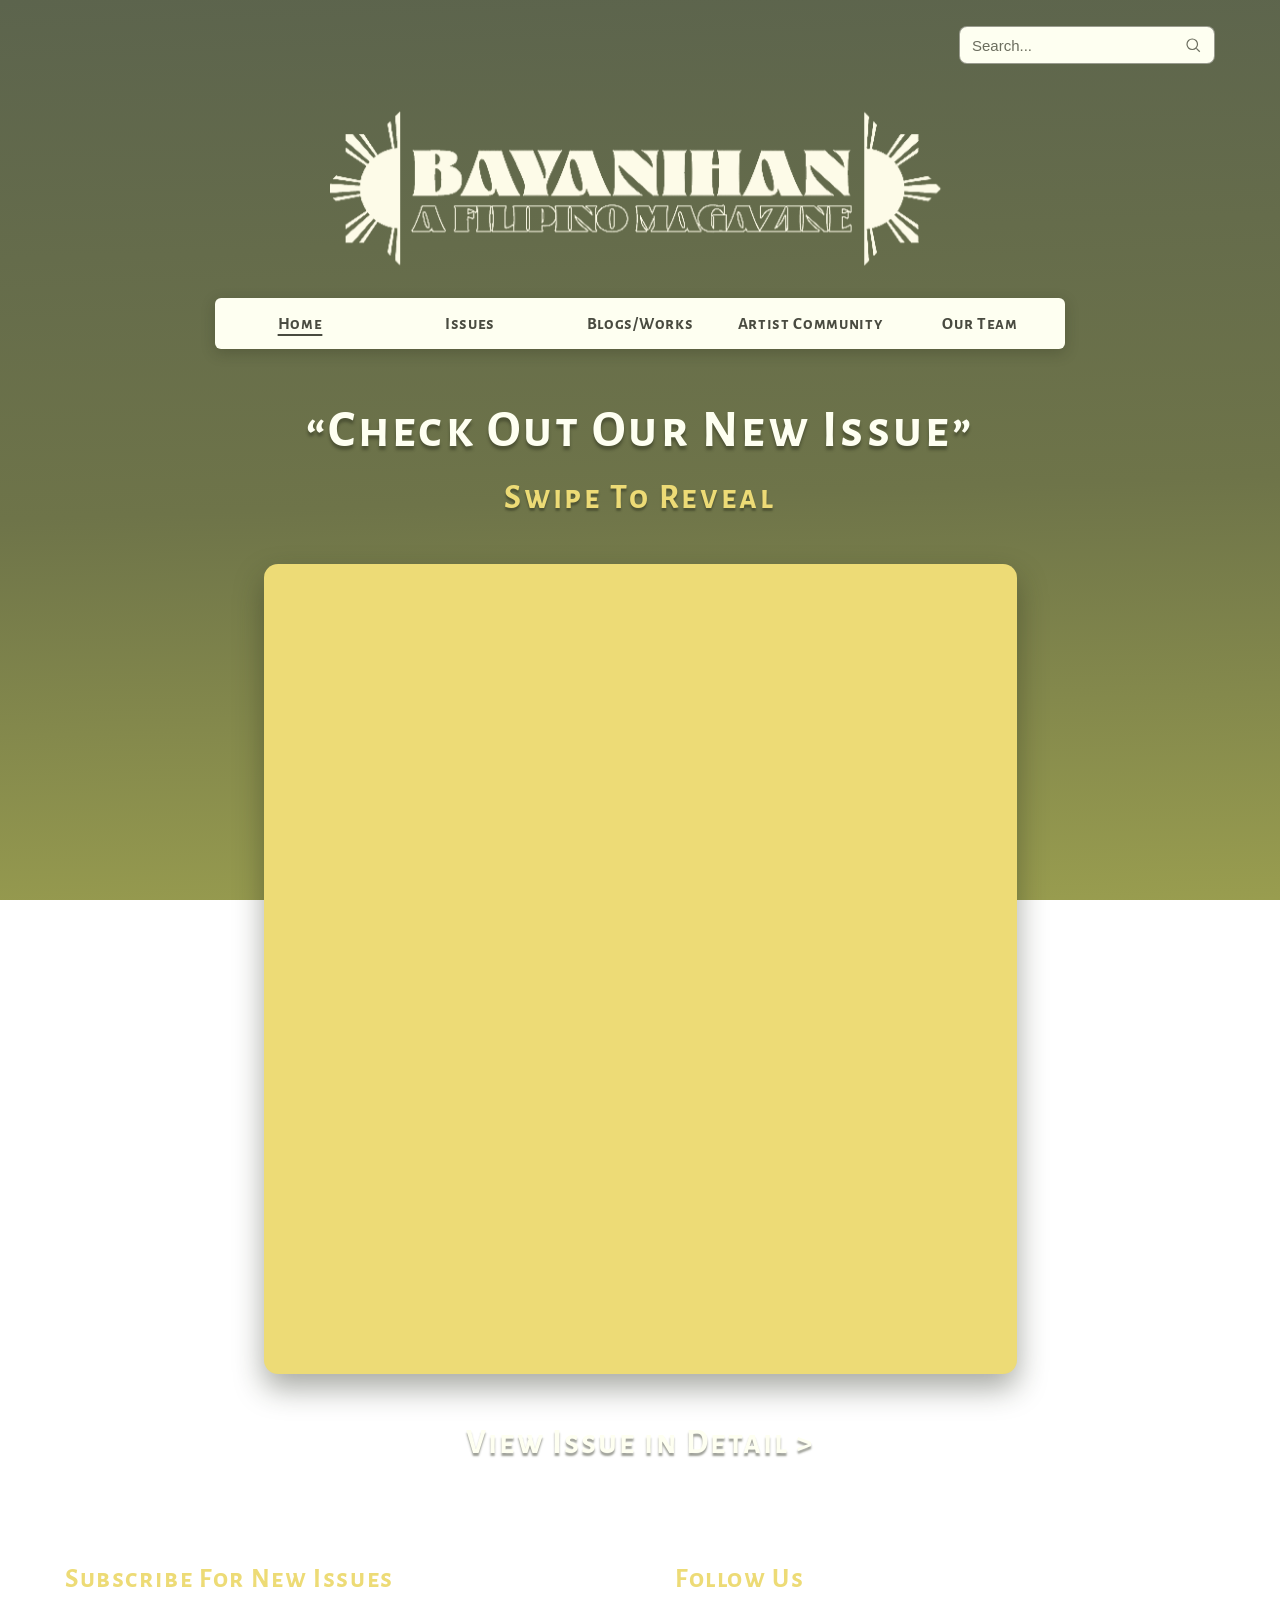
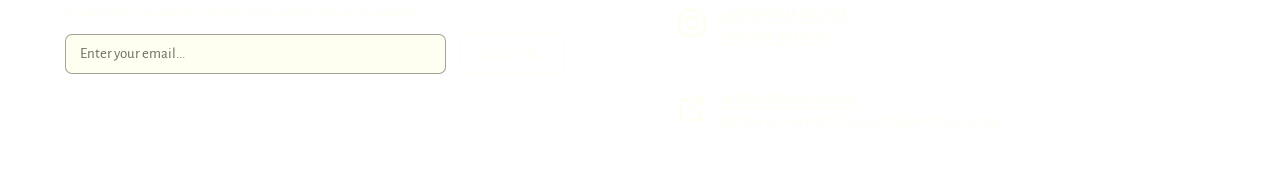
<file: index.html>
<!DOCTYPE html>
<html lang="en">
<head>
  <meta charset="utf-8">
  <meta name="viewport" content="width=device-width, initial-scale=1">
  <title>Bayanihan · A Filipino Magazine</title>
  <link rel="preconnect" href="https://fonts.googleapis.com">
  <link rel="preconnect" href="https://fonts.gstatic.com" crossorigin>
  <link href="https://fonts.googleapis.com/css2?family=Alegreya+Sans:ital,wght@0,400;0,500;0,700;1,400;1,500&family=Alegreya+Sans+SC:wght@400;500;700&display=swap" rel="stylesheet">
  <link rel="stylesheet" href="css/styles.css">
  <link rel="icon" href="data:image/svg+xml,%3Csvg xmlns=%27http://www.w3.org/2000/svg%27 viewBox=%270 0 32 32%27%3E%3Ccircle cx=%2716%27 cy=%2716%27 r=%278%27 fill=%27%23eddb76%27/%3E%3Cg stroke=%27%23eddb76%27 stroke-width=%272.4%27%3E%3Cpath d=%27M16 1v6M16 25v6M1 16h6M25 16h6M5.4 5.4l4.3 4.3M22.3 22.3l4.3 4.3M26.6 5.4l-4.3 4.3M9.7 22.3l-4.3 4.3%27/%3E%3C/g%3E%3C/svg%3E">
</head>
<body>

<header class="site-header header--home">
  <div class="wrap header-row">
    <button class="search-box" type="button" aria-label="Open search">
      <span>Search...</span>
      <svg width="18" height="18" viewBox="0 0 24 24" fill="none" stroke="#6b6d5e" stroke-width="1.6"><circle cx="11" cy="11" r="7"/><line x1="16.5" y1="16.5" x2="21" y2="21"/></svg>
    </button>
  </div>
  <img class="logo-hero" src="assets/logo.png" alt="Bayanihan — A Filipino Magazine">
  <nav class="site-nav">
    <a href="index.html" aria-current="page">Home</a>
    <a href="issues.html">Issues</a>
    <a href="blogs.html">Blogs/Works</a>
    <a href="artists.html">Artist Community</a>
    <a href="team.html">Our Team</a>
  </nav>
</header>

<main>
  <h1 class="home-kicker">“Check Out Our New Issue”</h1>
  <p class="home-subkicker">Swipe To Reveal</p>

  <div id="reveal-panel" class="reveal-panel" data-image="assets/cover-issue02.jpg" aria-label="Hidden issue cover — click or drag to reveal">
    <div class="helper">Click or drag to reveal the cover</div>
    <div class="cursor-ring"></div>
  </div>

  <a class="view-detail" href="issue-detail.html">View Issue in Detail &gt;</a>
</main>

<footer class="site-footer">
  <div class="wrap footer-grid">
    <div>
      <h2 class="footer-heading">Subscribe For New Issues</h2>
      <p class="footer-note">By subscribing you consent to receive email updates from our organization.</p>
      <form class="subscribe-form" novalidate>
        <input type="email" placeholder="Enter your email..." aria-label="Email address">
        <button class="btn btn--ghost" type="submit">Subscribe</button>
        <span class="subscribe-success">✓ Salamat! You’re on the list for new issues.</span>
      </form>
    </div>
    <div>
      <h2 class="footer-heading">Follow Us</h2>
      <div class="follow-row">
        <div class="follow-item">
          <svg width="34" height="34" viewBox="0 0 24 24" fill="none" stroke="#fefff1" stroke-width="1.7"><rect x="3" y="3" width="18" height="18" rx="5"/><circle cx="12" cy="12" r="4"/><circle cx="17.2" cy="6.8" r="1.1" fill="#fefff1" stroke="none"/></svg>
          <div>
            <a href="https://www.instagram.com/bayanihanbufsa" target="_blank" rel="noopener">@BAYANIHANBUFSA</a><br>
            <a href="https://www.instagram.com/bufsa" target="_blank" rel="noopener">@BUFSA</a>
            <a href="https://www.instagram.com/d1find" target="_blank" rel="noopener">@D1FIND</a>
          </div>
        </div>
        <div class="follow-item">
          <svg width="34" height="34" viewBox="0 0 24 24" fill="none" stroke="#fefff1" stroke-width="1.7"><path d="M14 4h6v6"/><path d="M20 4 11 13"/><path d="M18 13v6a1.5 1.5 0 0 1-1.5 1.5h-11A1.5 1.5 0 0 1 4 19V8a1.5 1.5 0 0 1 1.5-1.5H11"/></svg>
          <div>
            <a href="https://bufsa.weebly.com/" title="BUFSA Official Website" target="_blank" rel="noopener">BUFSA Official Website</a><br>
            Boston University's Filipino Student Association
          </div>
        </div>
      </div>
    </div>
  </div>
</footer>

<script src="js/app.js"></script>
<script src="js/reveal.js"></script>
</body>
</html>
</file>
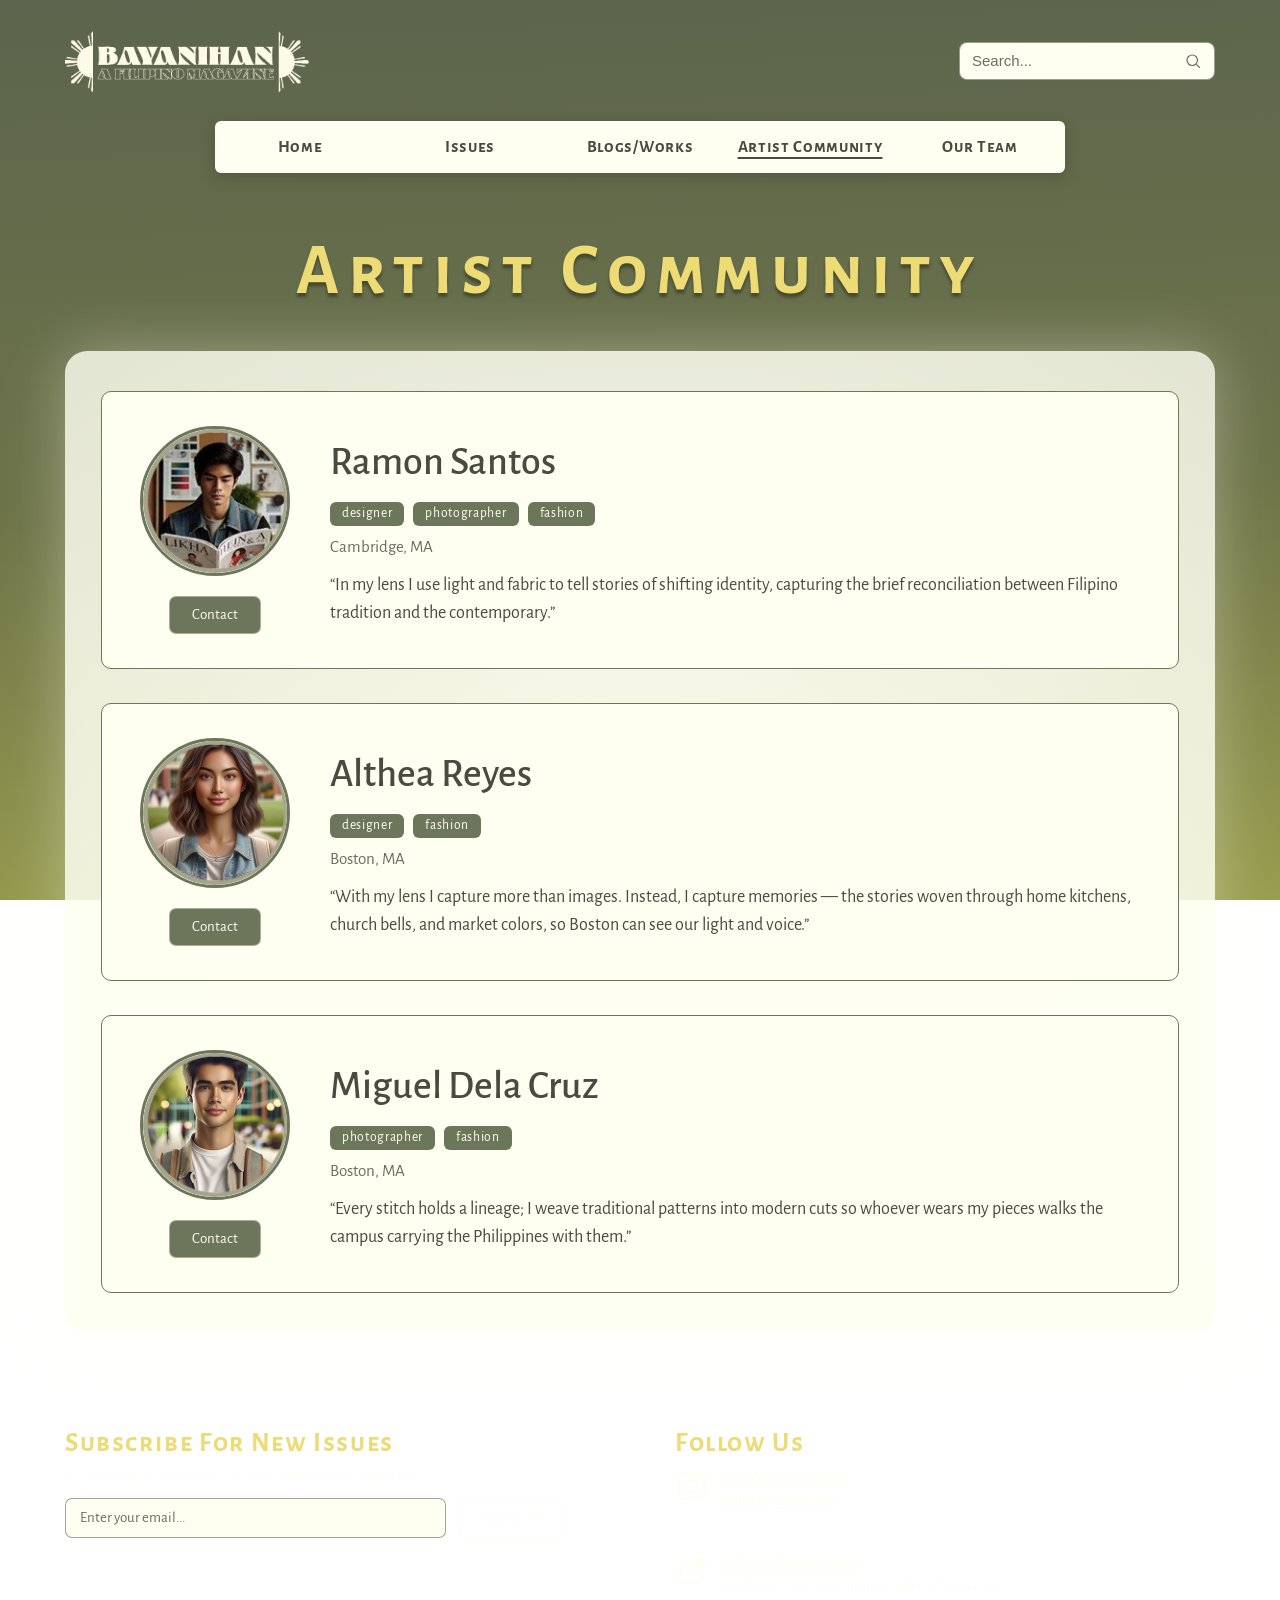
<file: artists.html>
<!DOCTYPE html>
<html lang="en">
<head>
<meta charset="utf-8">
<meta name="viewport" content="width=device-width, initial-scale=1">
<title>Artist Community · Bayanihan</title>
<link rel="preconnect" href="https://fonts.googleapis.com">
<link rel="preconnect" href="https://fonts.gstatic.com" crossorigin>
<link href="https://fonts.googleapis.com/css2?family=Alegreya+Sans:ital,wght@0,400;0,500;0,700;1,400;1,500&family=Alegreya+Sans+SC:wght@400;500;700&display=swap" rel="stylesheet">
<link rel="stylesheet" href="css/styles.css">
<link rel="icon" href="data:image/svg+xml,%3Csvg xmlns=%27http://www.w3.org/2000/svg%27 viewBox=%270 0 32 32%27%3E%3Ccircle cx=%2716%27 cy=%2716%27 r=%278%27 fill=%27%23eddb76%27/%3E%3Cg stroke=%27%23eddb76%27 stroke-width=%272.4%27%3E%3Cpath d=%27M16 1v6M16 25v6M1 16h6M25 16h6M5.4 5.4l4.3 4.3M22.3 22.3l4.3 4.3M26.6 5.4l-4.3 4.3M9.7 22.3l-4.3 4.3%27/%3E%3C/g%3E%3C/svg%3E">
</head>
<body>

<header class="site-header">
  <div class="wrap header-row">
    <a class="logo-link" href="index.html"><img class="logo-small" src="assets/logo.png" alt="Bayanihan — A Filipino Magazine"></a>
    <button class="search-box" type="button" aria-label="Open search">
      <span>Search...</span>
      <svg width="18" height="18" viewBox="0 0 24 24" fill="none" stroke="#6b6d5e" stroke-width="1.6"><circle cx="11" cy="11" r="7"/><line x1="16.5" y1="16.5" x2="21" y2="21"/></svg>
    </button>
  </div>
  <nav class="site-nav">
    <a href="index.html">Home</a>
    <a href="issues.html">Issues</a>
    <a href="blogs.html">Blogs/Works</a>
    <a href="artists.html" aria-current="page">Artist Community</a>
    <a href="team.html">Our Team</a>
  </nav>
</header>

<main class="wrap">
  <h1 class="page-title">Artist Community</h1>

  <div class="artist-panel">
    <article class="artist-card" data-tags="designer photographer fashion">
      <div class="col-left">
        <img class="avatar" src="assets/artist-ramon.jpg" alt="Portrait of Ramon Santos">
        <button class="btn btn--olive contact-btn" type="button">Contact</button>
      </div>
      <div>
        <h3>Ramon Santos</h3>
        <div class="tags">
          <button class="chip chip--tag" data-filter="designer">designer</button>
          <button class="chip chip--tag" data-filter="photographer">photographer</button>
          <button class="chip chip--tag" data-filter="fashion">fashion</button>
        </div>
        <p class="loc">Cambridge, MA</p>
        <blockquote>“In my lens I use light and fabric to tell stories of shifting identity, capturing the
          brief reconciliation between Filipino tradition and the contemporary.”</blockquote>
      </div>
    </article>

    <article class="artist-card" data-tags="designer fashion">
      <div class="col-left">
        <img class="avatar" src="assets/artist-althea.jpg" alt="Portrait of Althea Reyes">
        <button class="btn btn--olive contact-btn" type="button">Contact</button>
      </div>
      <div>
        <h3>Althea Reyes</h3>
        <div class="tags">
          <button class="chip chip--tag" data-filter="designer">designer</button>
          <button class="chip chip--tag" data-filter="fashion">fashion</button>
        </div>
        <p class="loc">Boston, MA</p>
        <blockquote>“With my lens I capture more than images. Instead, I capture memories — the stories woven
          through home kitchens, church bells, and market colors, so Boston can see our light and voice.”</blockquote>
      </div>
    </article>

    <article class="artist-card" data-tags="photographer fashion">
      <div class="col-left">
        <img class="avatar" src="assets/artist-miguel.jpg" alt="Portrait of Miguel Dela Cruz">
        <button class="btn btn--olive contact-btn" type="button">Contact</button>
      </div>
      <div>
        <h3>Miguel Dela Cruz</h3>
        <div class="tags">
          <button class="chip chip--tag" data-filter="photographer">photographer</button>
          <button class="chip chip--tag" data-filter="fashion">fashion</button>
        </div>
        <p class="loc">Boston, MA</p>
        <blockquote>“Every stitch holds a lineage; I weave traditional patterns into modern cuts so whoever
          wears my pieces walks the campus carrying the Philippines with them.”</blockquote>
      </div>
    </article>
  </div>
</main>

<footer class="site-footer">
  <div class="wrap footer-grid">
    <div>
      <h2 class="footer-heading">Subscribe For New Issues</h2>
      <p class="footer-note">By subscribing you consent to receive email updates from our organization.</p>
      <form class="subscribe-form" novalidate>
        <input type="email" placeholder="Enter your email..." aria-label="Email address">
        <button class="btn btn--ghost" type="submit">Subscribe</button>
        <span class="subscribe-success">✓ Salamat! You’re on the list for new issues.</span>
      </form>
    </div>
    <div>
      <h2 class="footer-heading">Follow Us</h2>
      <div class="follow-row">
        <div class="follow-item">
          <svg width="34" height="34" viewBox="0 0 24 24" fill="none" stroke="#fefff1" stroke-width="1.7"><rect x="3" y="3" width="18" height="18" rx="5"/><circle cx="12" cy="12" r="4"/><circle cx="17.2" cy="6.8" r="1.1" fill="#fefff1" stroke="none"/></svg>
          <div>
            <a href="https://www.instagram.com/bayanihanbufsa" target="_blank" rel="noopener">@BAYANIHANBUFSA</a><br>
            <a href="https://www.instagram.com/bufsa" target="_blank" rel="noopener">@BUFSA</a>
            <a href="https://www.instagram.com/d1find" target="_blank" rel="noopener">@D1FIND</a>
          </div>
        </div>
        <div class="follow-item">
          <svg width="34" height="34" viewBox="0 0 24 24" fill="none" stroke="#fefff1" stroke-width="1.7"><path d="M14 4h6v6"/><path d="M20 4 11 13"/><path d="M18 13v6a1.5 1.5 0 0 1-1.5 1.5h-11A1.5 1.5 0 0 1 4 19V8a1.5 1.5 0 0 1 1.5-1.5H11"/></svg>
          <div>
            <a href="#" title="Demo link">BUFSA Official Website</a><br>
            Boston University's Filipino Student Association
          </div>
        </div>
      </div>
    </div>
  </div>
</footer>

<script src="js/app.js"></script>
</body>
</html>
</file>
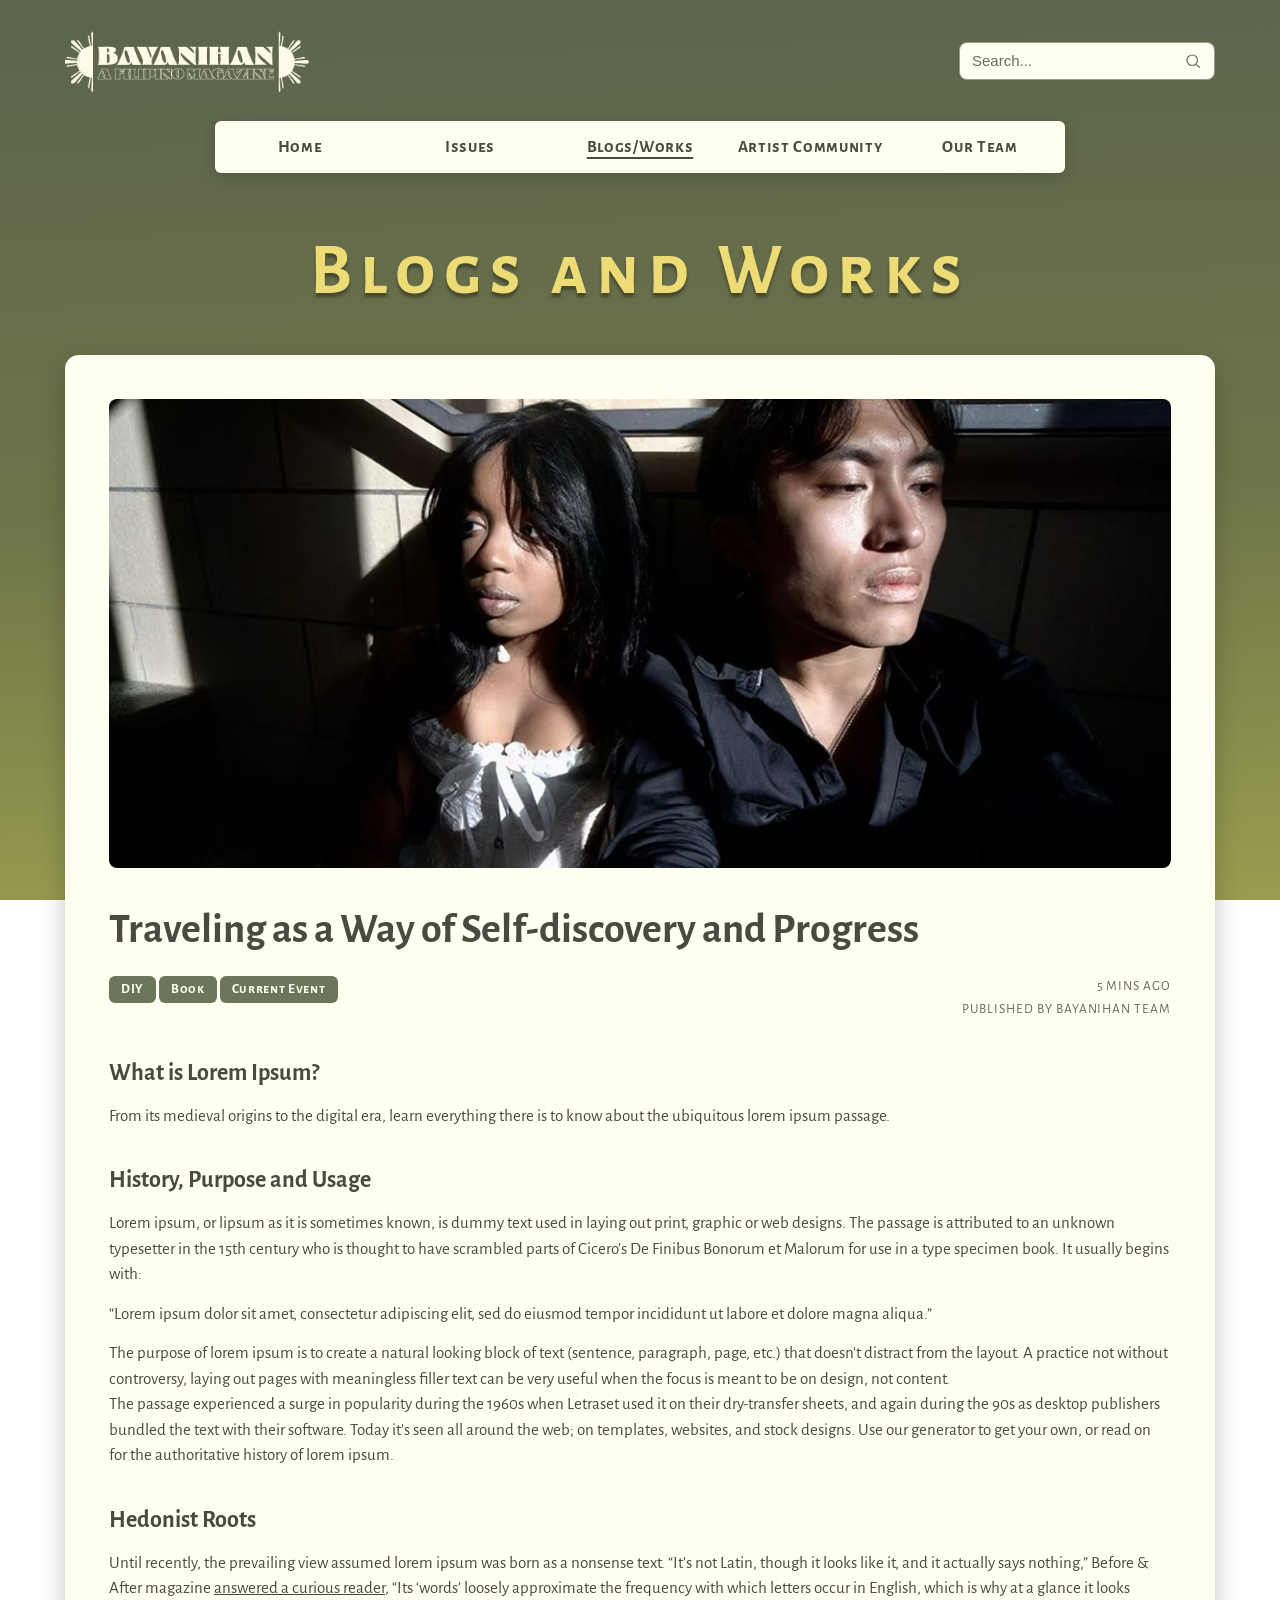
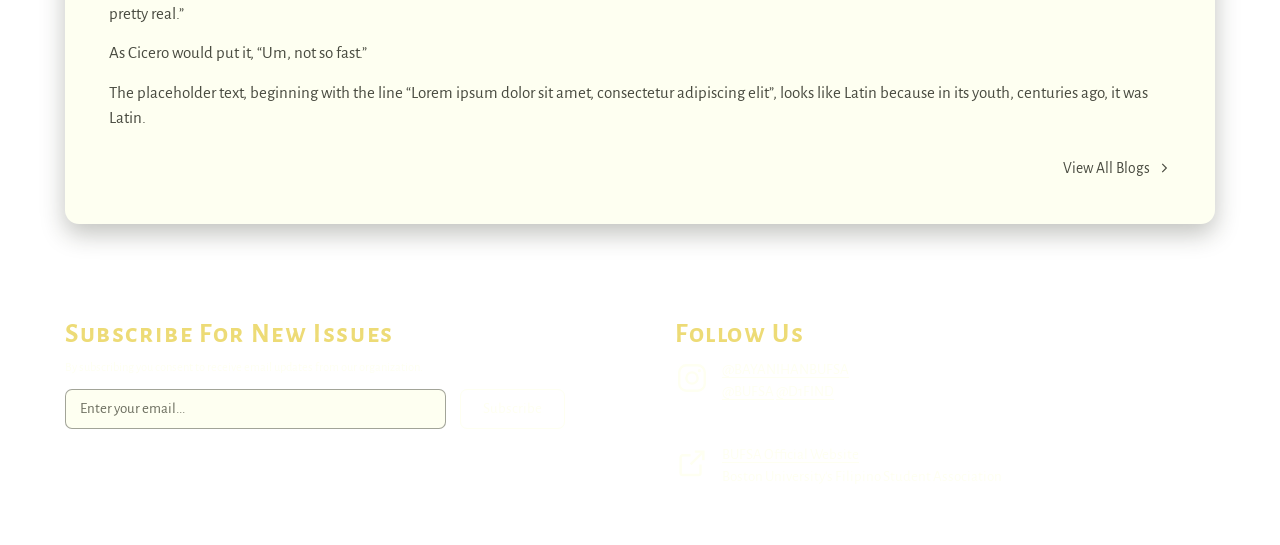
<file: blog-post.html>
<!DOCTYPE html>
<html lang="en">
<head>
<meta charset="utf-8">
<meta name="viewport" content="width=device-width, initial-scale=1">
<title>Blog · Bayanihan</title>
<link rel="preconnect" href="https://fonts.googleapis.com">
<link rel="preconnect" href="https://fonts.gstatic.com" crossorigin>
<link href="https://fonts.googleapis.com/css2?family=Alegreya+Sans:ital,wght@0,400;0,500;0,700;1,400;1,500&family=Alegreya+Sans+SC:wght@400;500;700&display=swap" rel="stylesheet">
<link rel="stylesheet" href="css/styles.css">
<link rel="icon" href="data:image/svg+xml,%3Csvg xmlns=%27http://www.w3.org/2000/svg%27 viewBox=%270 0 32 32%27%3E%3Ccircle cx=%2716%27 cy=%2716%27 r=%278%27 fill=%27%23eddb76%27/%3E%3Cg stroke=%27%23eddb76%27 stroke-width=%272.4%27%3E%3Cpath d=%27M16 1v6M16 25v6M1 16h6M25 16h6M5.4 5.4l4.3 4.3M22.3 22.3l4.3 4.3M26.6 5.4l-4.3 4.3M9.7 22.3l-4.3 4.3%27/%3E%3C/g%3E%3C/svg%3E">
</head>
<body>

<header class="site-header">
  <div class="wrap header-row">
    <a class="logo-link" href="index.html"><img class="logo-small" src="assets/logo.png" alt="Bayanihan — A Filipino Magazine"></a>
    <button class="search-box" type="button" aria-label="Open search">
      <span>Search...</span>
      <svg width="18" height="18" viewBox="0 0 24 24" fill="none" stroke="#6b6d5e" stroke-width="1.6"><circle cx="11" cy="11" r="7"/><line x1="16.5" y1="16.5" x2="21" y2="21"/></svg>
    </button>
  </div>
  <nav class="site-nav">
    <a href="index.html">Home</a>
    <a href="issues.html">Issues</a>
    <a href="blogs.html" aria-current="page">Blogs/Works</a>
    <a href="artists.html">Artist Community</a>
    <a href="team.html">Our Team</a>
  </nav>
</header>

<main class="wrap">
  <h1 class="page-title">Blogs and Works</h1>

  <article id="article" class="card article-card">
    <img class="hero" src="assets/blog-hero-traveling.jpg" alt="">
    <h1>Traveling as a Way of Self-discovery and Progress</h1>
    <div class="article-meta">
      <div class="tags"></div>
      <div class="byline"><span class="when">5 mins ago</span><br>Published by Bayanihan Team</div>
    </div>

    <div class="article-body">
      <h2>What is Lorem Ipsum?</h2>
      <p>From its medieval origins to the digital era, learn everything there is to know about the ubiquitous lorem ipsum passage.</p>

      <h2>History, Purpose and Usage</h2>
      <p>Lorem ipsum, or lipsum as it is sometimes known, is dummy text used in laying out print, graphic or web designs.
         The passage is attributed to an unknown typesetter in the 15th century who is thought to have scrambled parts of
         Cicero's De Finibus Bonorum et Malorum for use in a type specimen book. It usually begins with:</p>
      <p>“Lorem ipsum dolor sit amet, consectetur adipiscing elit, sed do eiusmod tempor incididunt ut labore et dolore magna aliqua.”</p>
      <p>The purpose of lorem ipsum is to create a natural looking block of text (sentence, paragraph, page, etc.) that doesn't
         distract from the layout. A practice not without controversy, laying out pages with meaningless filler text can be very
         useful when the focus is meant to be on design, not content.<br>
         The passage experienced a surge in popularity during the 1960s when Letraset used it on their dry-transfer sheets, and
         again during the 90s as desktop publishers bundled the text with their software. Today it's seen all around the web; on
         templates, websites, and stock designs. Use our generator to get your own, or read on for the authoritative history of lorem ipsum.</p>

      <h2>Hedonist Roots</h2>
      <p>Until recently, the prevailing view assumed lorem ipsum was born as a nonsense text. “It's not Latin, though it looks like it,
         and it actually says nothing,” Before &amp; After magazine <a href="#" title="Demo link">answered a curious reader</a>, “Its ‘words’
         loosely approximate the frequency with which letters occur in English, which is why at a glance it looks pretty real.”</p>
      <p>As Cicero would put it, “Um, not so fast.”</p>
      <p>The placeholder text, beginning with the line “Lorem ipsum dolor sit amet, consectetur adipiscing elit”, looks like Latin because
         in its youth, centuries ago, it was Latin.</p>
    </div>

    <div class="article-foot">
      <a class="read-more" href="blogs-all.html">View All Blogs
        <svg width="14" height="14" viewBox="0 0 24 24" fill="none" stroke="currentColor" stroke-width="2"><path d="m9 5 7 7-7 7"/></svg>
      </a>
    </div>
  </article>
</main>

<footer class="site-footer">
  <div class="wrap footer-grid">
    <div>
      <h2 class="footer-heading">Subscribe For New Issues</h2>
      <p class="footer-note">By subscribing you consent to receive email updates from our organization.</p>
      <form class="subscribe-form" novalidate>
        <input type="email" placeholder="Enter your email..." aria-label="Email address">
        <button class="btn btn--ghost" type="submit">Subscribe</button>
        <span class="subscribe-success">✓ Salamat! You’re on the list for new issues.</span>
      </form>
    </div>
    <div>
      <h2 class="footer-heading">Follow Us</h2>
      <div class="follow-row">
        <div class="follow-item">
          <svg width="34" height="34" viewBox="0 0 24 24" fill="none" stroke="#fefff1" stroke-width="1.7"><rect x="3" y="3" width="18" height="18" rx="5"/><circle cx="12" cy="12" r="4"/><circle cx="17.2" cy="6.8" r="1.1" fill="#fefff1" stroke="none"/></svg>
          <div>
            <a href="https://www.instagram.com/bayanihanbufsa" target="_blank" rel="noopener">@BAYANIHANBUFSA</a><br>
            <a href="https://www.instagram.com/bufsa" target="_blank" rel="noopener">@BUFSA</a>
            <a href="https://www.instagram.com/d1find" target="_blank" rel="noopener">@D1FIND</a>
          </div>
        </div>
        <div class="follow-item">
          <svg width="34" height="34" viewBox="0 0 24 24" fill="none" stroke="#fefff1" stroke-width="1.7"><path d="M14 4h6v6"/><path d="M20 4 11 13"/><path d="M18 13v6a1.5 1.5 0 0 1-1.5 1.5h-11A1.5 1.5 0 0 1 4 19V8a1.5 1.5 0 0 1 1.5-1.5H11"/></svg>
          <div>
            <a href="#" title="Demo link">BUFSA Official Website</a><br>
            Boston University's Filipino Student Association
          </div>
        </div>
      </div>
    </div>
  </div>
</footer>

<script src="js/app.js"></script>
</body>
</html>
</file>
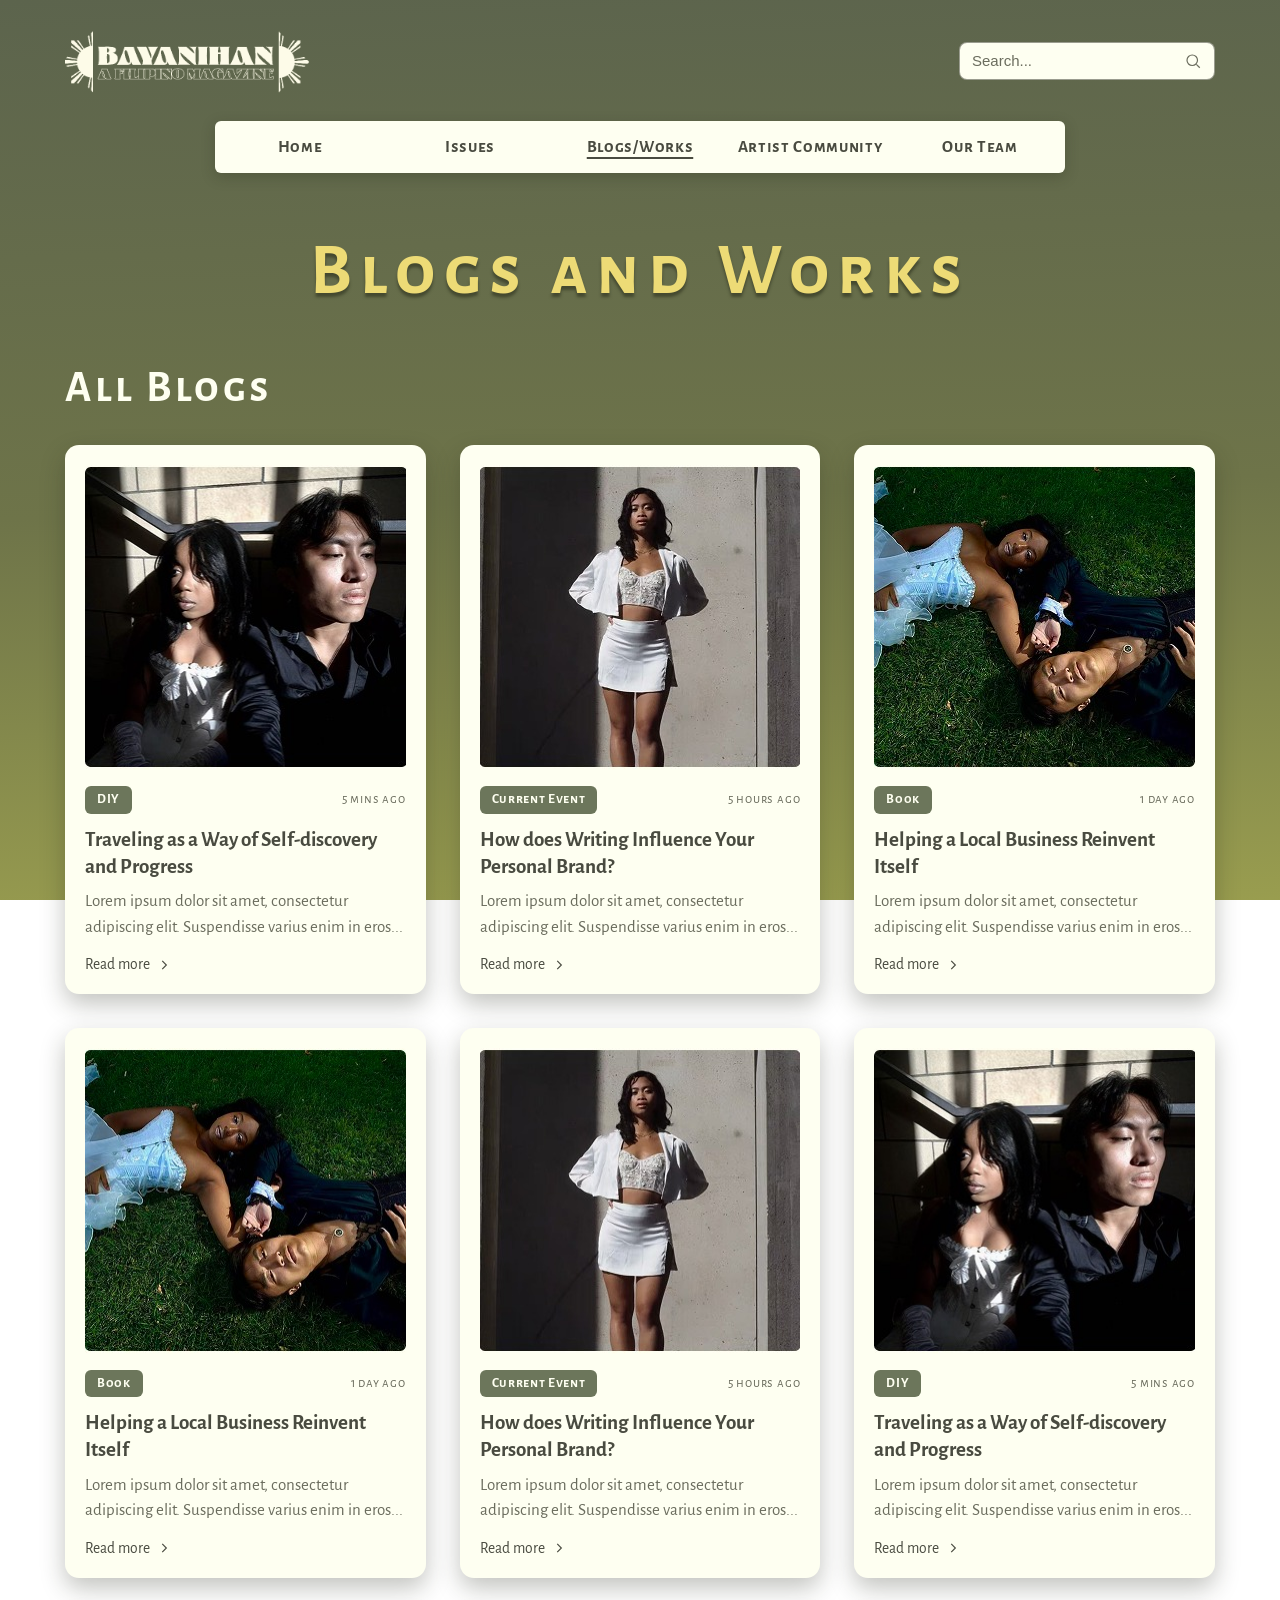
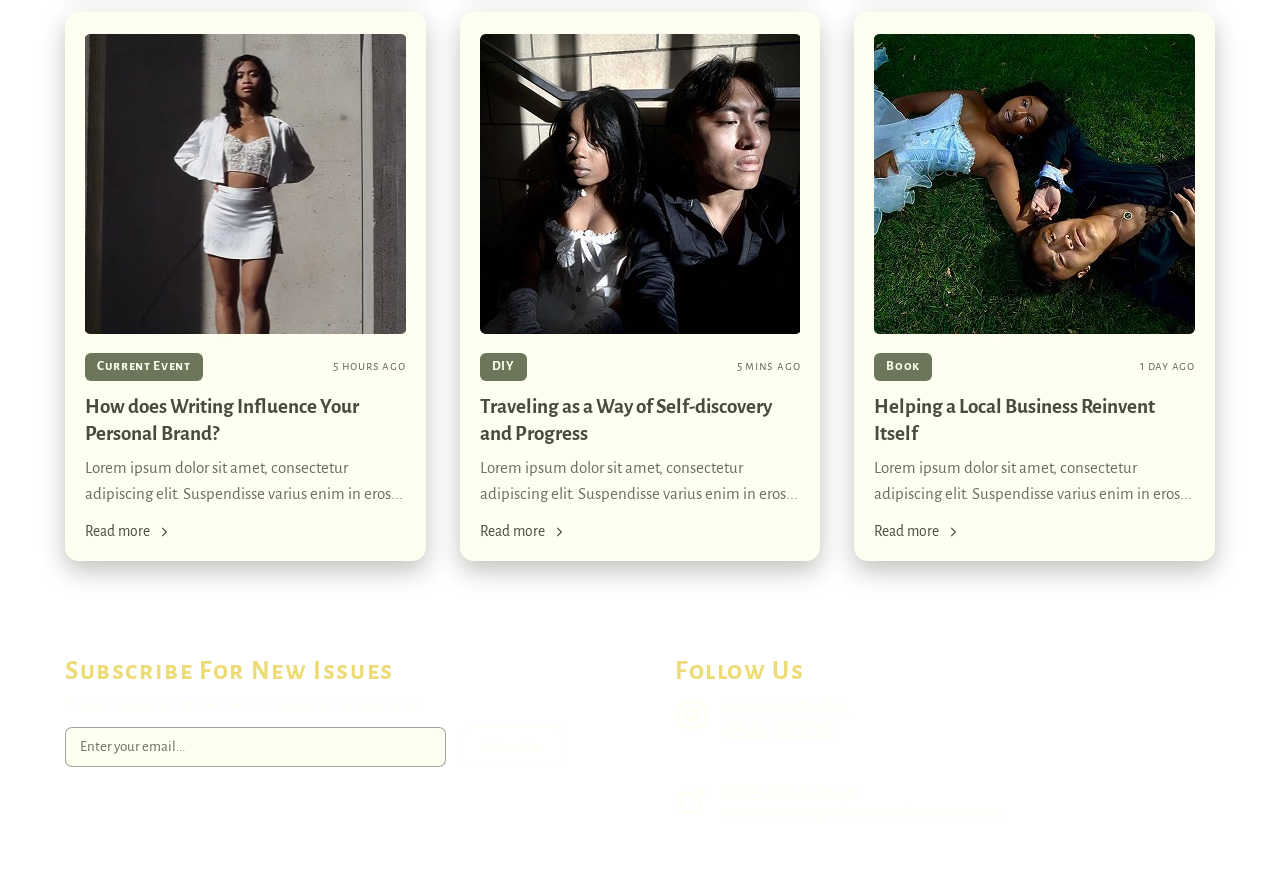
<file: blogs-all.html>
<!DOCTYPE html>
<html lang="en">
<head>
<meta charset="utf-8">
<meta name="viewport" content="width=device-width, initial-scale=1">
<title>All Blogs · Bayanihan</title>
<link rel="preconnect" href="https://fonts.googleapis.com">
<link rel="preconnect" href="https://fonts.gstatic.com" crossorigin>
<link href="https://fonts.googleapis.com/css2?family=Alegreya+Sans:ital,wght@0,400;0,500;0,700;1,400;1,500&family=Alegreya+Sans+SC:wght@400;500;700&display=swap" rel="stylesheet">
<link rel="stylesheet" href="css/styles.css">
<link rel="icon" href="data:image/svg+xml,%3Csvg xmlns=%27http://www.w3.org/2000/svg%27 viewBox=%270 0 32 32%27%3E%3Ccircle cx=%2716%27 cy=%2716%27 r=%278%27 fill=%27%23eddb76%27/%3E%3Cg stroke=%27%23eddb76%27 stroke-width=%272.4%27%3E%3Cpath d=%27M16 1v6M16 25v6M1 16h6M25 16h6M5.4 5.4l4.3 4.3M22.3 22.3l4.3 4.3M26.6 5.4l-4.3 4.3M9.7 22.3l-4.3 4.3%27/%3E%3C/g%3E%3C/svg%3E">
</head>
<body>

<header class="site-header">
  <div class="wrap header-row">
    <a class="logo-link" href="index.html"><img class="logo-small" src="assets/logo.png" alt="Bayanihan — A Filipino Magazine"></a>
    <button class="search-box" type="button" aria-label="Open search">
      <span>Search...</span>
      <svg width="18" height="18" viewBox="0 0 24 24" fill="none" stroke="#6b6d5e" stroke-width="1.6"><circle cx="11" cy="11" r="7"/><line x1="16.5" y1="16.5" x2="21" y2="21"/></svg>
    </button>
  </div>
  <nav class="site-nav">
    <a href="index.html">Home</a>
    <a href="issues.html">Issues</a>
    <a href="blogs.html" aria-current="page">Blogs/Works</a>
    <a href="artists.html">Artist Community</a>
    <a href="team.html">Our Team</a>
  </nav>
</header>

<main class="wrap">
  <h1 class="page-title">Blogs and Works</h1>

  <h2 class="section-title">All Blogs</h2>

  <div class="blog-grid" id="all-blogs"></div>
</main>

<footer class="site-footer">
  <div class="wrap footer-grid">
    <div>
      <h2 class="footer-heading">Subscribe For New Issues</h2>
      <p class="footer-note">By subscribing you consent to receive email updates from our organization.</p>
      <form class="subscribe-form" novalidate>
        <input type="email" placeholder="Enter your email..." aria-label="Email address">
        <button class="btn btn--ghost" type="submit">Subscribe</button>
        <span class="subscribe-success">✓ Salamat! You’re on the list for new issues.</span>
      </form>
    </div>
    <div>
      <h2 class="footer-heading">Follow Us</h2>
      <div class="follow-row">
        <div class="follow-item">
          <svg width="34" height="34" viewBox="0 0 24 24" fill="none" stroke="#fefff1" stroke-width="1.7"><rect x="3" y="3" width="18" height="18" rx="5"/><circle cx="12" cy="12" r="4"/><circle cx="17.2" cy="6.8" r="1.1" fill="#fefff1" stroke="none"/></svg>
          <div>
            <a href="https://www.instagram.com/bayanihanbufsa" target="_blank" rel="noopener">@BAYANIHANBUFSA</a><br>
            <a href="https://www.instagram.com/bufsa" target="_blank" rel="noopener">@BUFSA</a>
            <a href="https://www.instagram.com/d1find" target="_blank" rel="noopener">@D1FIND</a>
          </div>
        </div>
        <div class="follow-item">
          <svg width="34" height="34" viewBox="0 0 24 24" fill="none" stroke="#fefff1" stroke-width="1.7"><path d="M14 4h6v6"/><path d="M20 4 11 13"/><path d="M18 13v6a1.5 1.5 0 0 1-1.5 1.5h-11A1.5 1.5 0 0 1 4 19V8a1.5 1.5 0 0 1 1.5-1.5H11"/></svg>
          <div>
            <a href="#" title="Demo link">BUFSA Official Website</a><br>
            Boston University's Filipino Student Association
          </div>
        </div>
      </div>
    </div>
  </div>
</footer>

<script>
/* The prototype's All Blogs grid repeats the three posts in a 3x3 layout. */
(function () {
  var POSTS = {
    traveling: { chip: "DIY", when: "5 mins ago", img: "assets/blog-traveling.jpg",
      title: "Traveling as a Way of Self-discovery and Progress", alt: "Two models in dramatic light" },
    writing: { chip: "Current Event", when: "5 hours ago", img: "assets/blog-writing.jpg",
      title: "How does Writing Influence Your Personal Brand?", alt: "Model standing by a concrete wall" },
    business: { chip: "Book", when: "1 day ago", img: "assets/blog-business.jpg",
      title: "Helping a Local Business Reinvent Itself", alt: "Two models lying on the grass" }
  };
  var order = ["traveling", "writing", "business", "business", "writing", "traveling", "writing", "traveling", "business"];
  var grid = document.getElementById("all-blogs");
  grid.innerHTML = order.map(function (key) {
    var p = POSTS[key];
    return '<article class="card blog-card">' +
      '<a href="blog-post.html?post=' + key + '"><img class="photo" src="' + p.img + '" alt="' + p.alt + '"></a>' +
      '<div class="card-meta"><span class="chip">' + p.chip + '</span><span class="timestamp">' + p.when + "</span></div>" +
      "<h3>" + p.title + "</h3>" +
      "<p>Lorem ipsum dolor sit amet, consectetur adipiscing elit. Suspendisse varius enim in eros...</p>" +
      '<a class="read-more" href="blog-post.html?post=' + key + '">Read more ' +
      '<svg width="14" height="14" viewBox="0 0 24 24" fill="none" stroke="currentColor" stroke-width="2"><path d="m9 5 7 7-7 7"/></svg></a>' +
      "</article>";
  }).join("");
})();
</script>
<script src="js/app.js"></script>
</body>
</html>
</file>
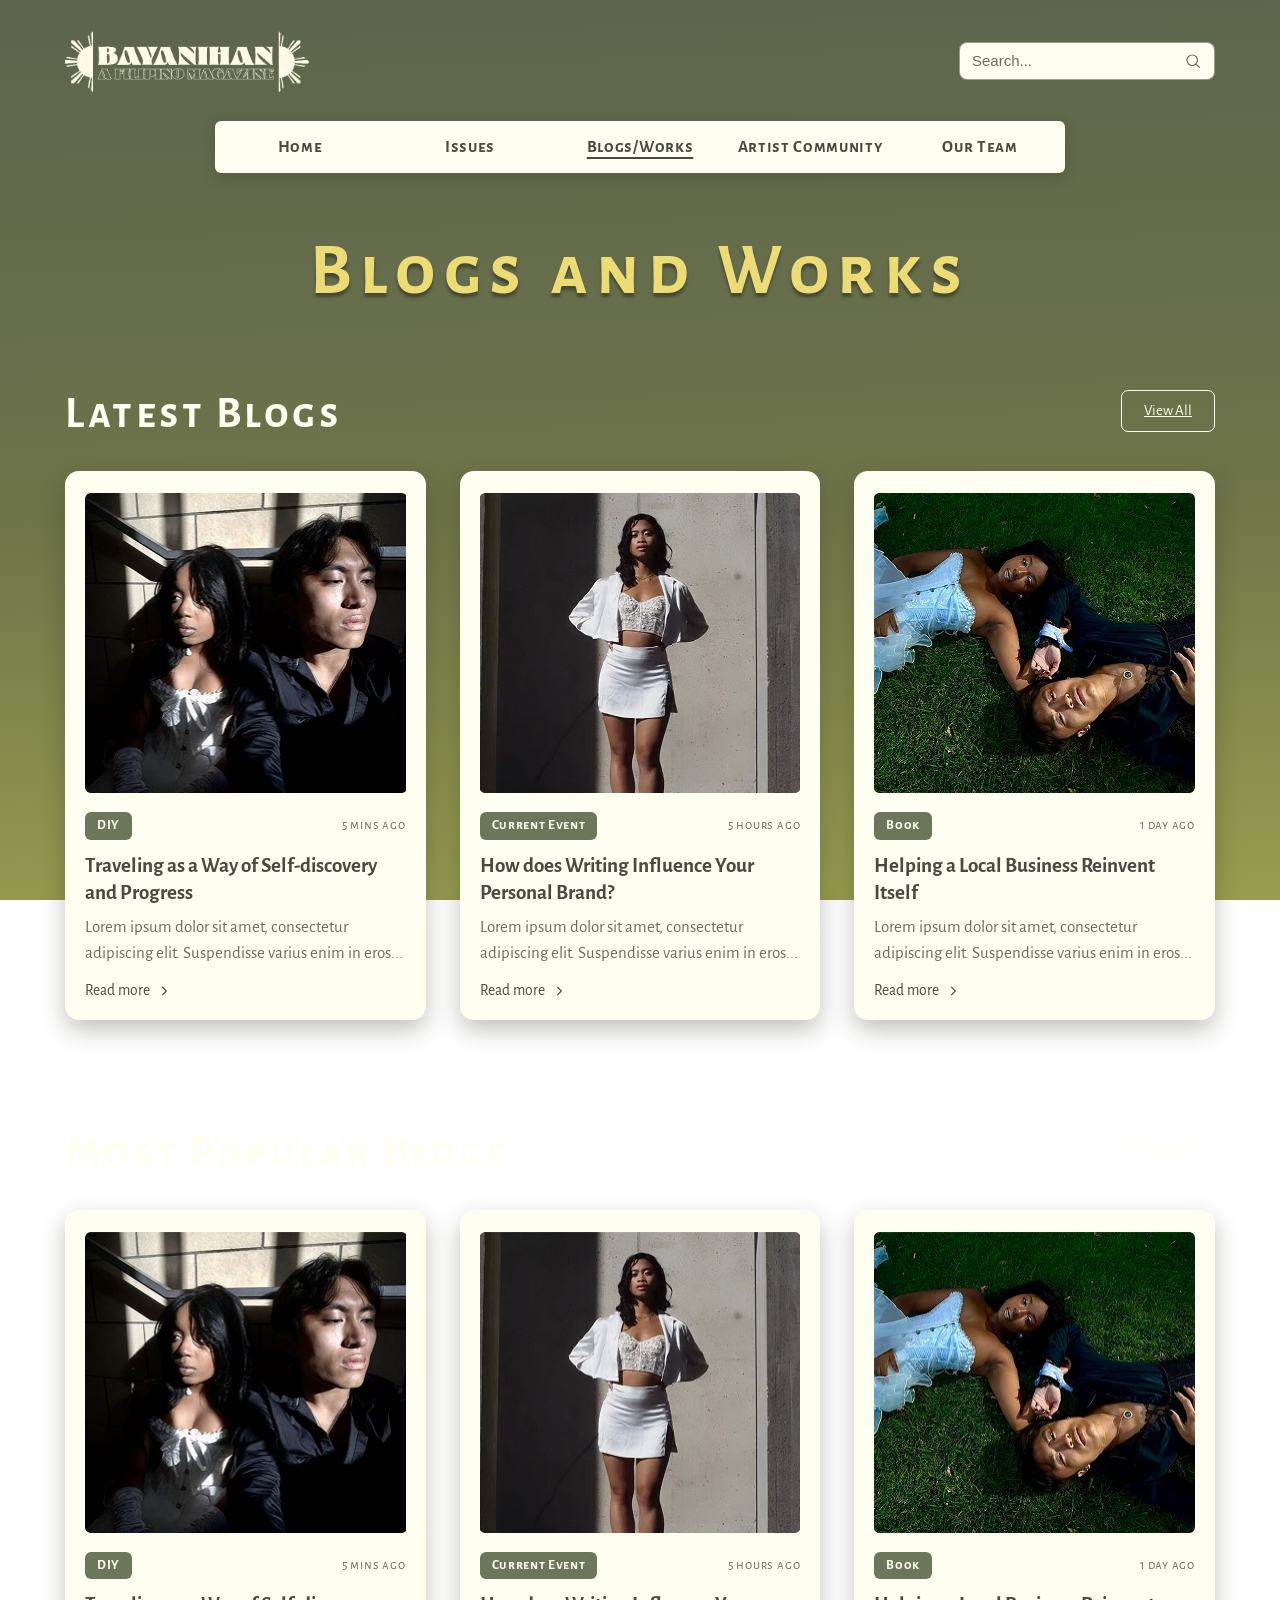
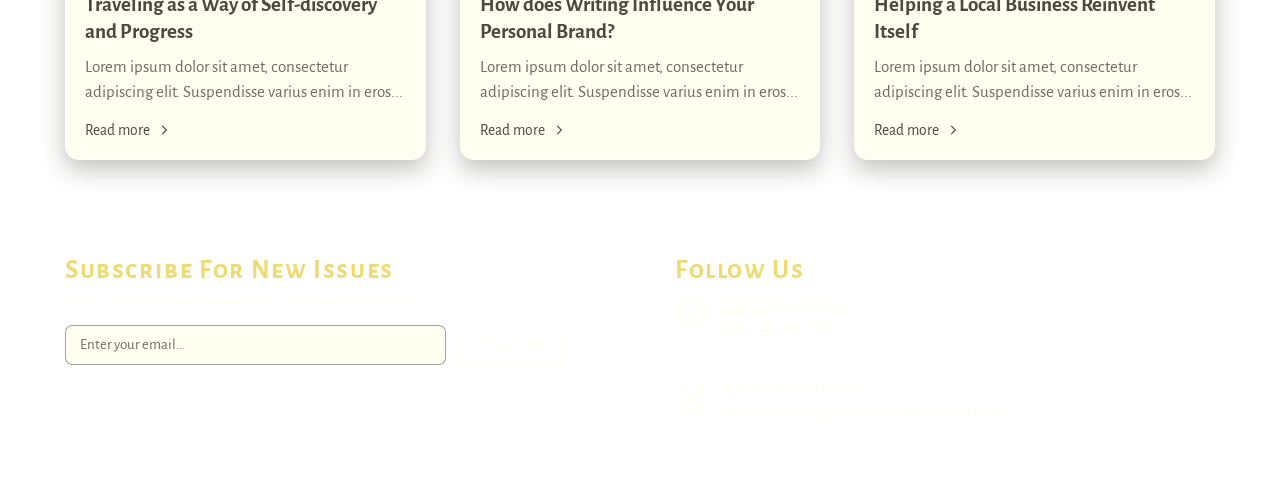
<file: blogs.html>
<!DOCTYPE html>
<html lang="en">
<head>
<meta charset="utf-8">
<meta name="viewport" content="width=device-width, initial-scale=1">
<title>Blogs and Works · Bayanihan</title>
<link rel="preconnect" href="https://fonts.googleapis.com">
<link rel="preconnect" href="https://fonts.gstatic.com" crossorigin>
<link href="https://fonts.googleapis.com/css2?family=Alegreya+Sans:ital,wght@0,400;0,500;0,700;1,400;1,500&family=Alegreya+Sans+SC:wght@400;500;700&display=swap" rel="stylesheet">
<link rel="stylesheet" href="css/styles.css">
<link rel="icon" href="data:image/svg+xml,%3Csvg xmlns=%27http://www.w3.org/2000/svg%27 viewBox=%270 0 32 32%27%3E%3Ccircle cx=%2716%27 cy=%2716%27 r=%278%27 fill=%27%23eddb76%27/%3E%3Cg stroke=%27%23eddb76%27 stroke-width=%272.4%27%3E%3Cpath d=%27M16 1v6M16 25v6M1 16h6M25 16h6M5.4 5.4l4.3 4.3M22.3 22.3l4.3 4.3M26.6 5.4l-4.3 4.3M9.7 22.3l-4.3 4.3%27/%3E%3C/g%3E%3C/svg%3E">
</head>
<body>

<header class="site-header">
  <div class="wrap header-row">
    <a class="logo-link" href="index.html"><img class="logo-small" src="assets/logo.png" alt="Bayanihan — A Filipino Magazine"></a>
    <button class="search-box" type="button" aria-label="Open search">
      <span>Search...</span>
      <svg width="18" height="18" viewBox="0 0 24 24" fill="none" stroke="#6b6d5e" stroke-width="1.6"><circle cx="11" cy="11" r="7"/><line x1="16.5" y1="16.5" x2="21" y2="21"/></svg>
    </button>
  </div>
  <nav class="site-nav">
    <a href="index.html">Home</a>
    <a href="issues.html">Issues</a>
    <a href="blogs.html" aria-current="page">Blogs/Works</a>
    <a href="artists.html">Artist Community</a>
    <a href="team.html">Our Team</a>
  </nav>
</header>

<main class="wrap">
  <h1 class="page-title">Blogs and Works</h1>

  <div class="section-row">
    <h2 class="section-title">Latest Blogs</h2>
    <a class="btn btn--ghost" href="blogs-all.html">View All</a>
  </div>

  <div class="blog-grid">
    <article class="card blog-card">
      <a href="blog-post.html?post=traveling"><img class="photo" src="assets/blog-traveling.jpg" alt="Two models in dramatic light"></a>
      <div class="card-meta"><span class="chip">DIY</span><span class="timestamp">5 mins ago</span></div>
      <h3>Traveling as a Way of Self-discovery and Progress</h3>
      <p>Lorem ipsum dolor sit amet, consectetur adipiscing elit. Suspendisse varius enim in eros...</p>
      <a class="read-more" href="blog-post.html?post=traveling">Read more
        <svg width="14" height="14" viewBox="0 0 24 24" fill="none" stroke="currentColor" stroke-width="2"><path d="m9 5 7 7-7 7"/></svg>
      </a>
    </article>

    <article class="card blog-card">
      <a href="blog-post.html?post=writing"><img class="photo" src="assets/blog-writing.jpg" alt="Model standing by a concrete wall"></a>
      <div class="card-meta"><span class="chip">Current Event</span><span class="timestamp">5 hours ago</span></div>
      <h3>How does Writing Influence Your Personal Brand?</h3>
      <p>Lorem ipsum dolor sit amet, consectetur adipiscing elit. Suspendisse varius enim in eros...</p>
      <a class="read-more" href="blog-post.html?post=writing">Read more
        <svg width="14" height="14" viewBox="0 0 24 24" fill="none" stroke="currentColor" stroke-width="2"><path d="m9 5 7 7-7 7"/></svg>
      </a>
    </article>

    <article class="card blog-card">
      <a href="blog-post.html?post=business"><img class="photo" src="assets/blog-business.jpg" alt="Two models lying on the grass"></a>
      <div class="card-meta"><span class="chip">Book</span><span class="timestamp">1 day ago</span></div>
      <h3>Helping a Local Business Reinvent Itself</h3>
      <p>Lorem ipsum dolor sit amet, consectetur adipiscing elit. Suspendisse varius enim in eros...</p>
      <a class="read-more" href="blog-post.html?post=business">Read more
        <svg width="14" height="14" viewBox="0 0 24 24" fill="none" stroke="currentColor" stroke-width="2"><path d="m9 5 7 7-7 7"/></svg>
      </a>
    </article>
  </div>

  <div class="section-row" style="margin-top:70px;">
    <h2 class="section-title">Most Popular Blogs</h2>
    <a class="btn btn--ghost" href="blogs-all.html">View All</a>
  </div>

  <div class="blog-grid">
    <article class="card blog-card">
      <a href="blog-post.html?post=traveling"><img class="photo" src="assets/blog-traveling.jpg" alt="Two models in dramatic light"></a>
      <div class="card-meta"><span class="chip">DIY</span><span class="timestamp">5 mins ago</span></div>
      <h3>Traveling as a Way of Self-discovery and Progress</h3>
      <p>Lorem ipsum dolor sit amet, consectetur adipiscing elit. Suspendisse varius enim in eros...</p>
      <a class="read-more" href="blog-post.html?post=traveling">Read more
        <svg width="14" height="14" viewBox="0 0 24 24" fill="none" stroke="currentColor" stroke-width="2"><path d="m9 5 7 7-7 7"/></svg>
      </a>
    </article>

    <article class="card blog-card">
      <a href="blog-post.html?post=writing"><img class="photo" src="assets/blog-writing.jpg" alt="Model standing by a concrete wall"></a>
      <div class="card-meta"><span class="chip">Current Event</span><span class="timestamp">5 hours ago</span></div>
      <h3>How does Writing Influence Your Personal Brand?</h3>
      <p>Lorem ipsum dolor sit amet, consectetur adipiscing elit. Suspendisse varius enim in eros...</p>
      <a class="read-more" href="blog-post.html?post=writing">Read more
        <svg width="14" height="14" viewBox="0 0 24 24" fill="none" stroke="currentColor" stroke-width="2"><path d="m9 5 7 7-7 7"/></svg>
      </a>
    </article>

    <article class="card blog-card">
      <a href="blog-post.html?post=business"><img class="photo" src="assets/blog-business.jpg" alt="Two models lying on the grass"></a>
      <div class="card-meta"><span class="chip">Book</span><span class="timestamp">1 day ago</span></div>
      <h3>Helping a Local Business Reinvent Itself</h3>
      <p>Lorem ipsum dolor sit amet, consectetur adipiscing elit. Suspendisse varius enim in eros...</p>
      <a class="read-more" href="blog-post.html?post=business">Read more
        <svg width="14" height="14" viewBox="0 0 24 24" fill="none" stroke="currentColor" stroke-width="2"><path d="m9 5 7 7-7 7"/></svg>
      </a>
    </article>
  </div>
</main>

<footer class="site-footer">
  <div class="wrap footer-grid">
    <div>
      <h2 class="footer-heading">Subscribe For New Issues</h2>
      <p class="footer-note">By subscribing you consent to receive email updates from our organization.</p>
      <form class="subscribe-form" novalidate>
        <input type="email" placeholder="Enter your email..." aria-label="Email address">
        <button class="btn btn--ghost" type="submit">Subscribe</button>
        <span class="subscribe-success">✓ Salamat! You’re on the list for new issues.</span>
      </form>
    </div>
    <div>
      <h2 class="footer-heading">Follow Us</h2>
      <div class="follow-row">
        <div class="follow-item">
          <svg width="34" height="34" viewBox="0 0 24 24" fill="none" stroke="#fefff1" stroke-width="1.7"><rect x="3" y="3" width="18" height="18" rx="5"/><circle cx="12" cy="12" r="4"/><circle cx="17.2" cy="6.8" r="1.1" fill="#fefff1" stroke="none"/></svg>
          <div>
            <a href="https://www.instagram.com/bayanihanbufsa" target="_blank" rel="noopener">@BAYANIHANBUFSA</a><br>
            <a href="https://www.instagram.com/bufsa" target="_blank" rel="noopener">@BUFSA</a>
            <a href="https://www.instagram.com/d1find" target="_blank" rel="noopener">@D1FIND</a>
          </div>
        </div>
        <div class="follow-item">
          <svg width="34" height="34" viewBox="0 0 24 24" fill="none" stroke="#fefff1" stroke-width="1.7"><path d="M14 4h6v6"/><path d="M20 4 11 13"/><path d="M18 13v6a1.5 1.5 0 0 1-1.5 1.5h-11A1.5 1.5 0 0 1 4 19V8a1.5 1.5 0 0 1 1.5-1.5H11"/></svg>
          <div>
            <a href="#" title="Demo link">BUFSA Official Website</a><br>
            Boston University's Filipino Student Association
          </div>
        </div>
      </div>
    </div>
  </div>
</footer>

<script src="js/app.js"></script>
</body>
</html>
</file>
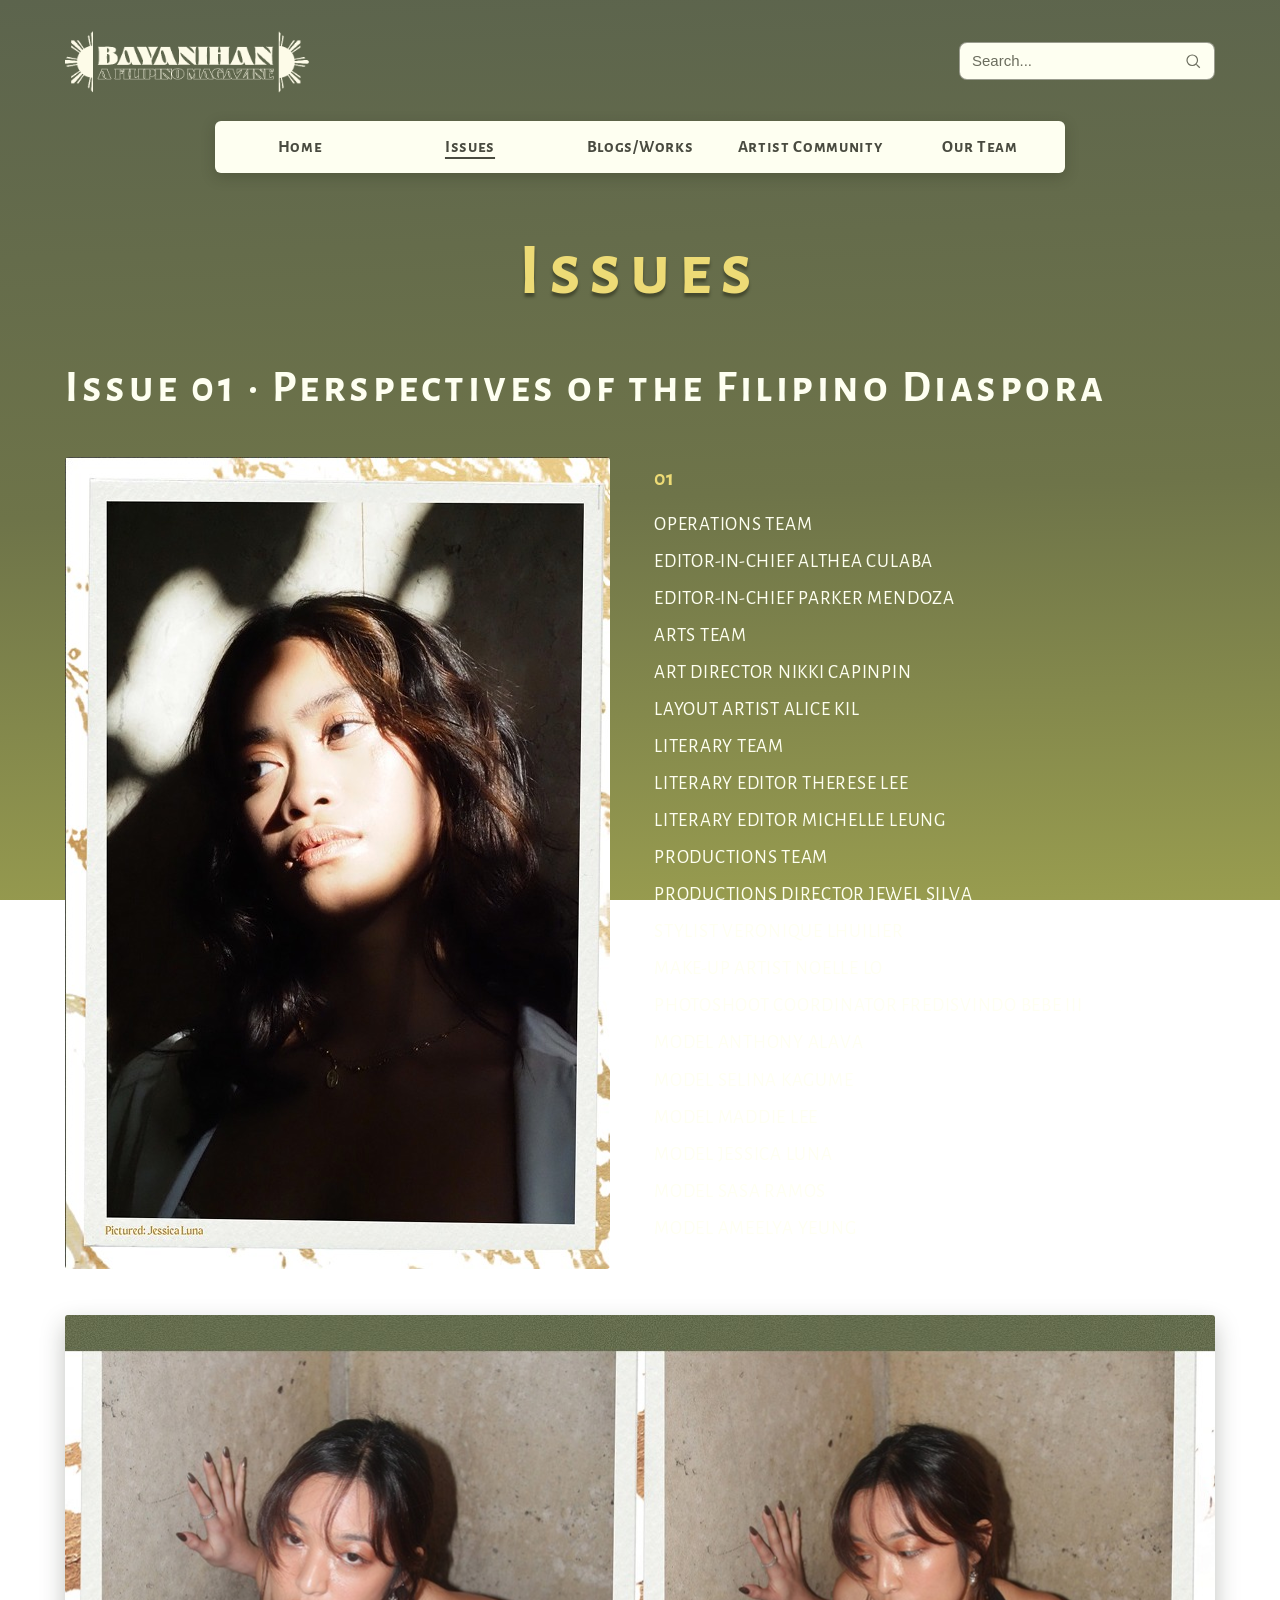
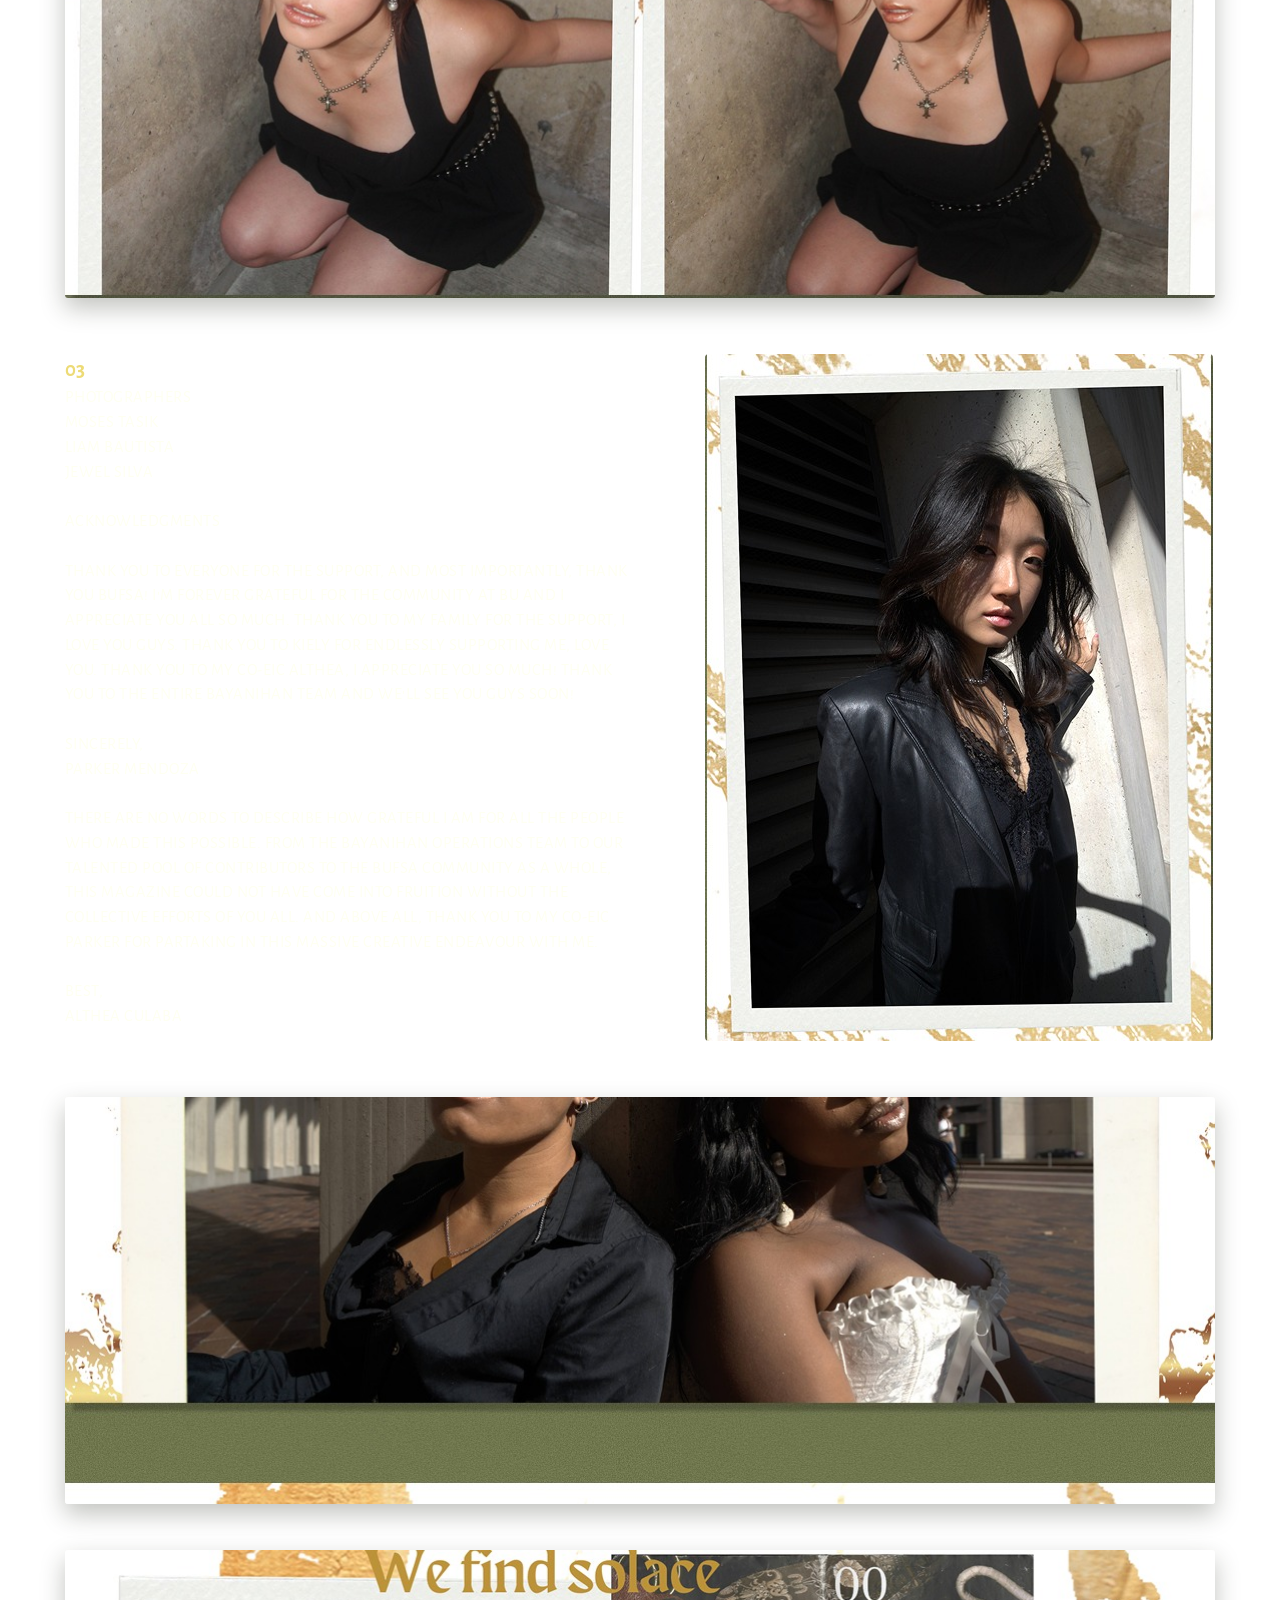
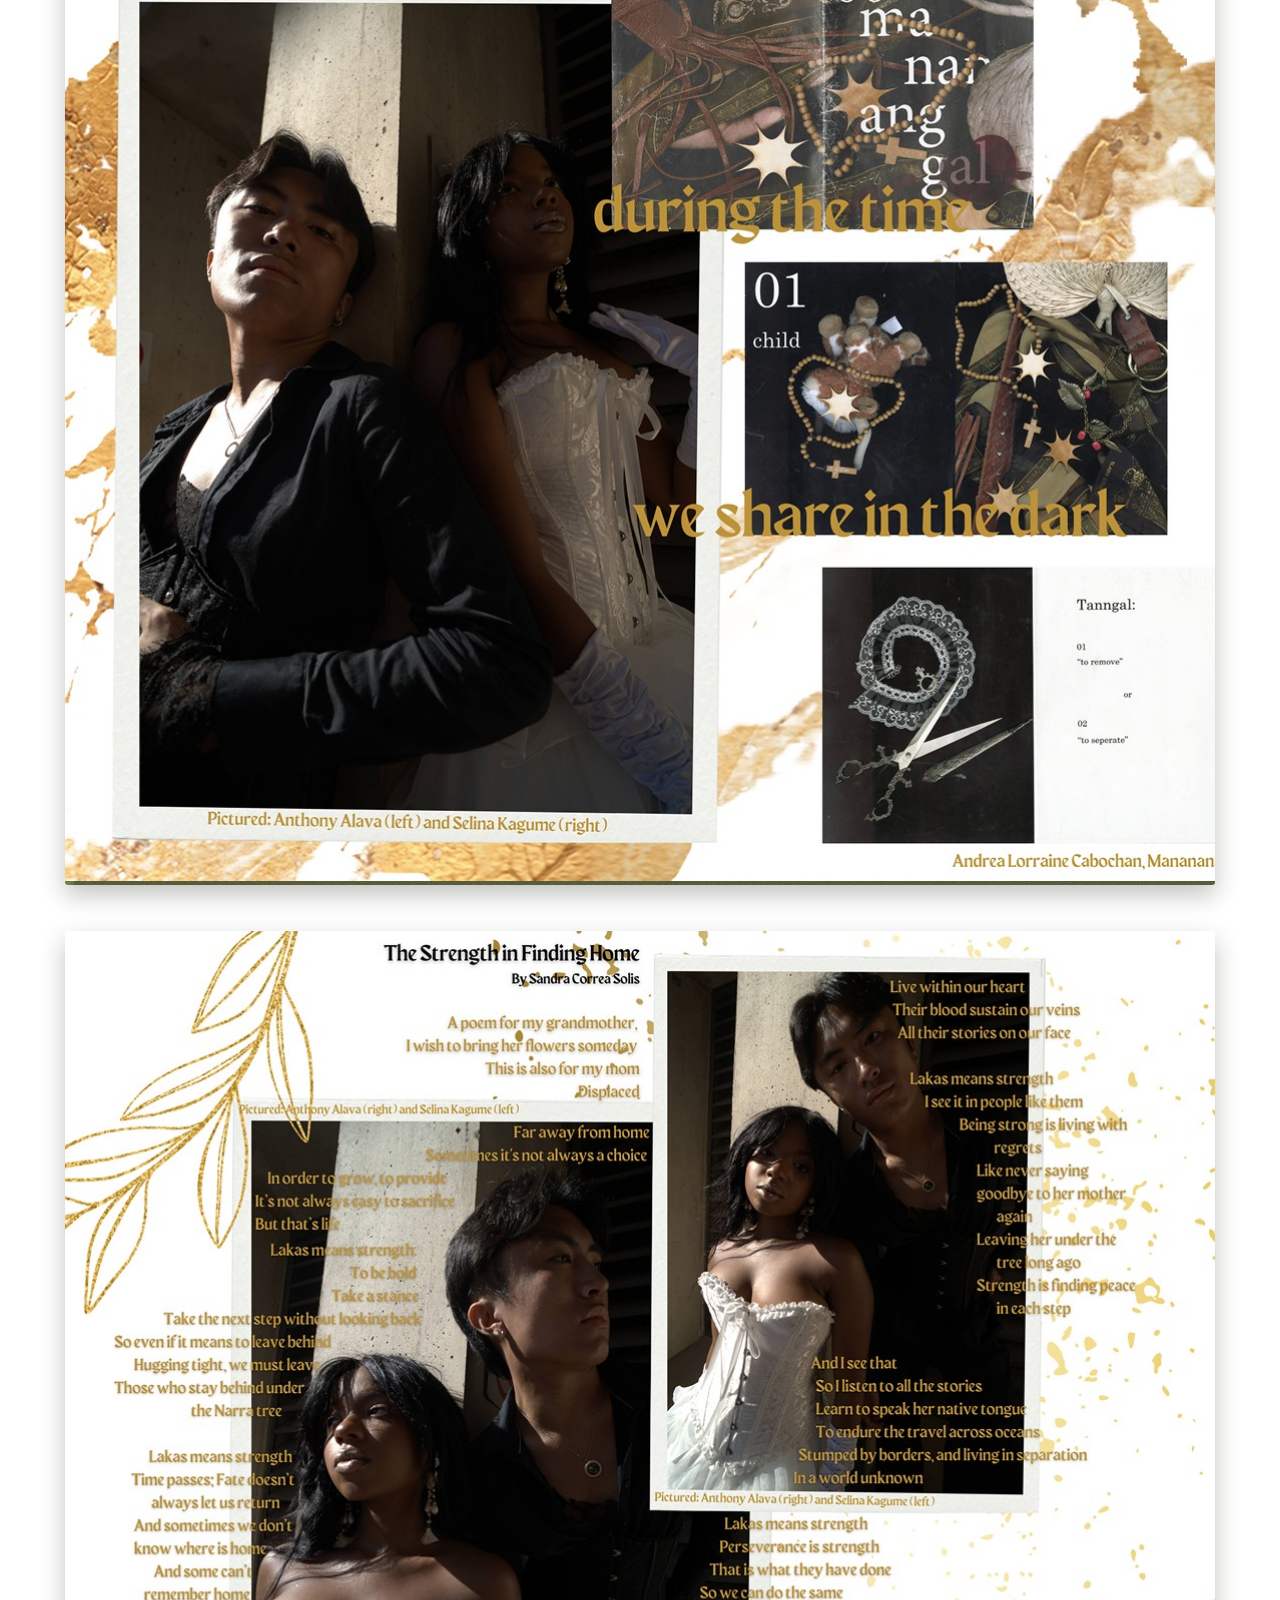
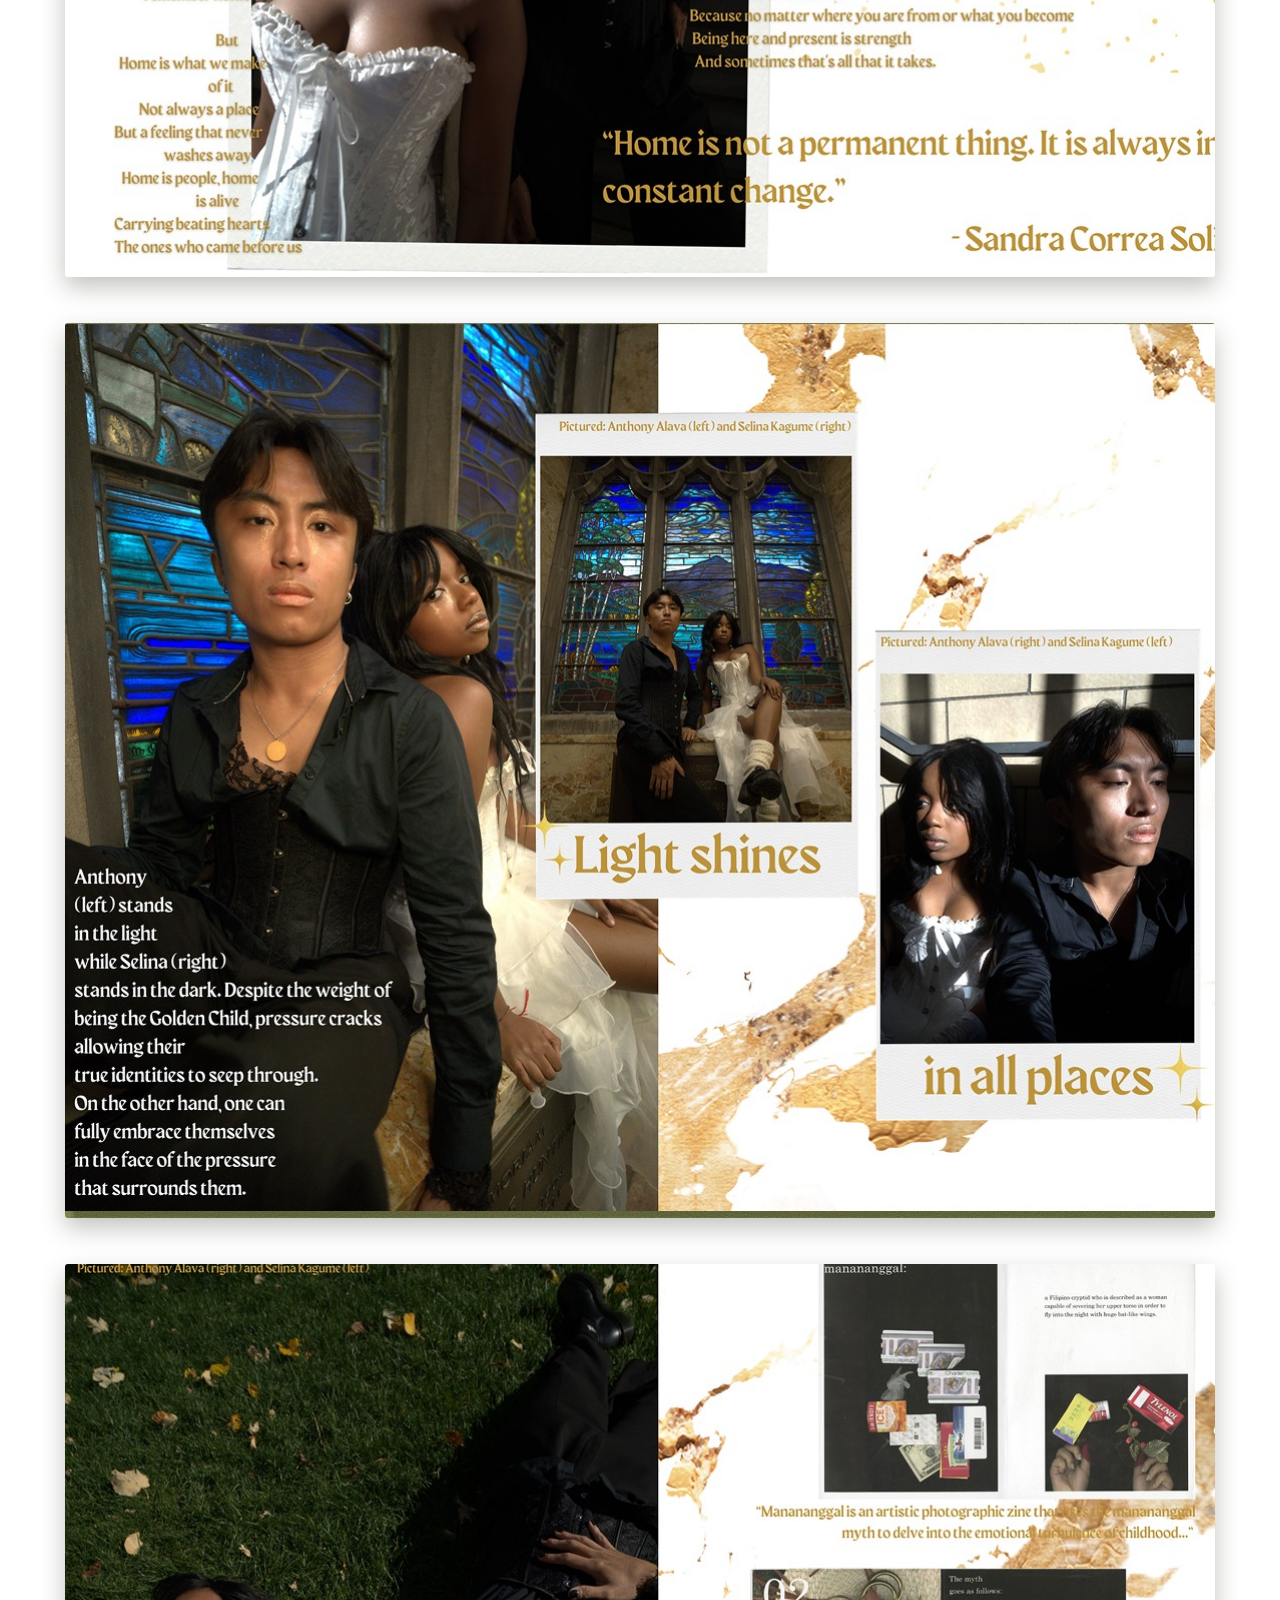
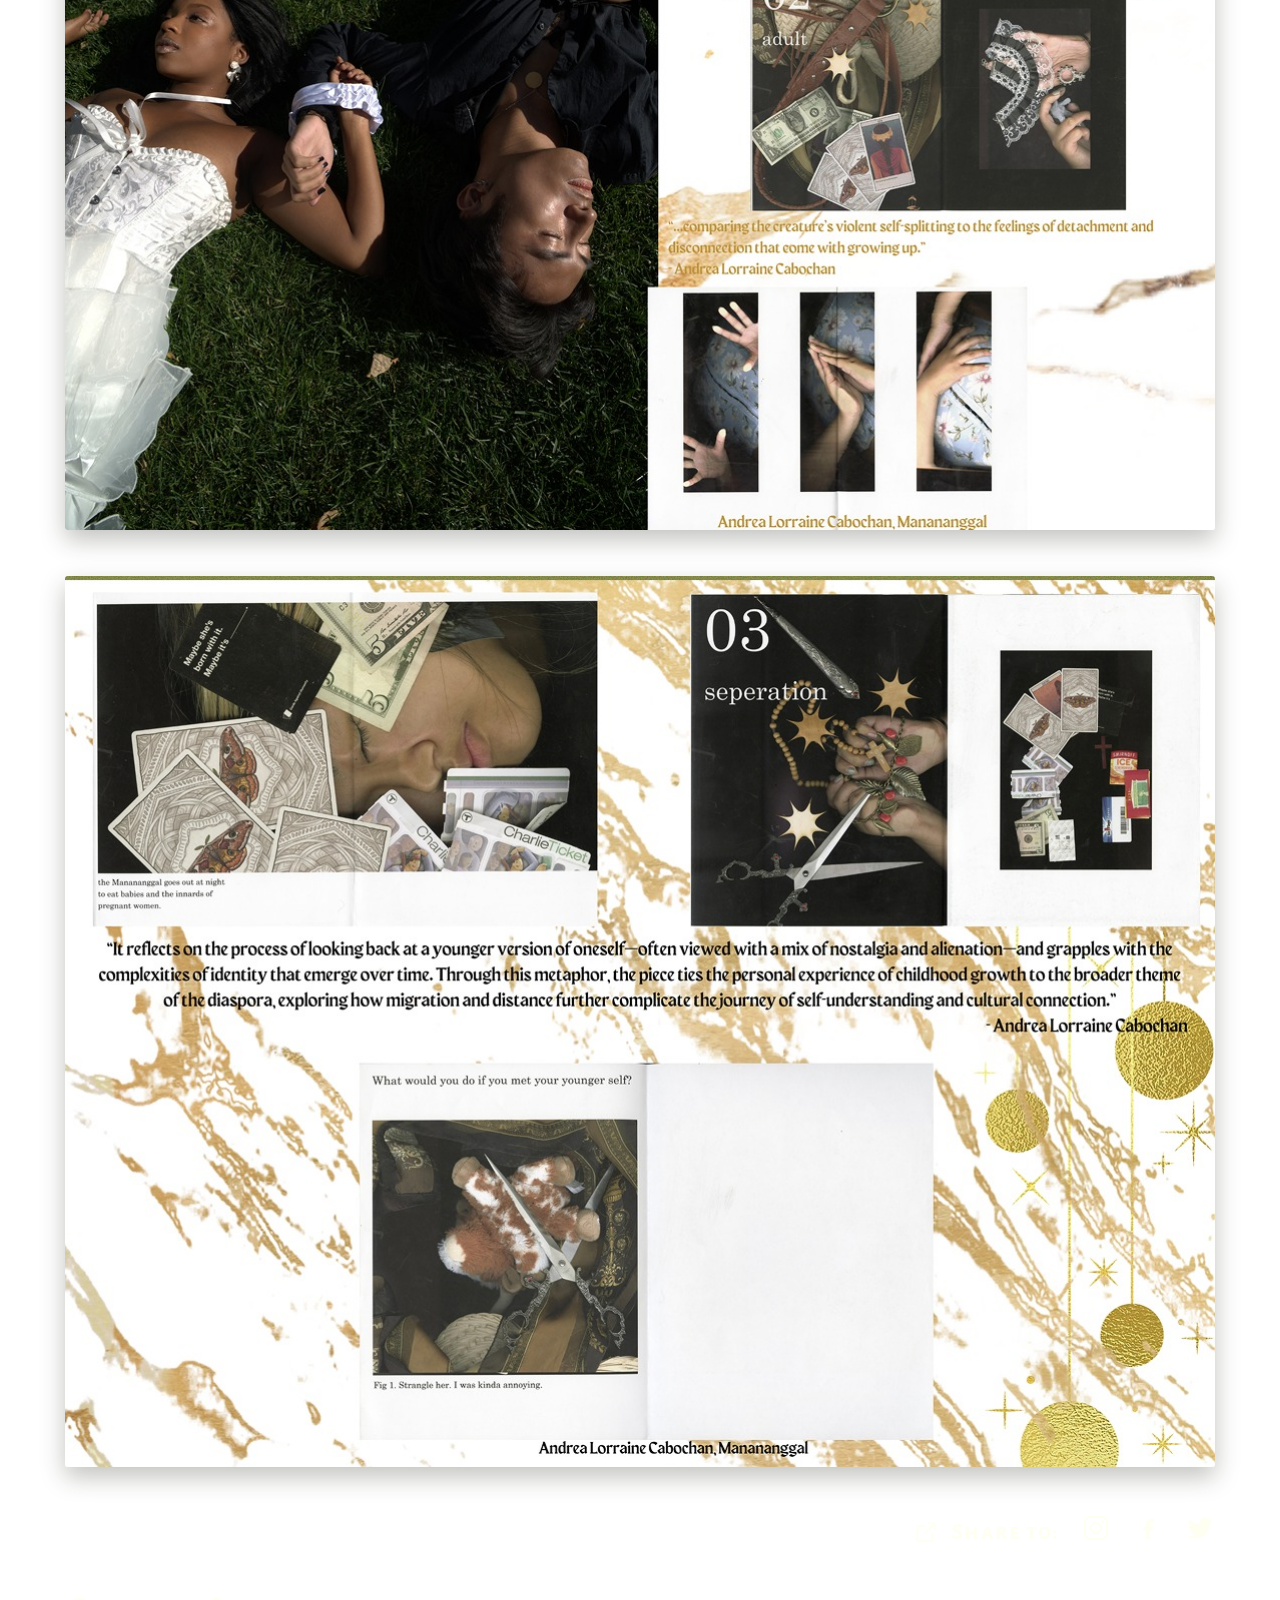
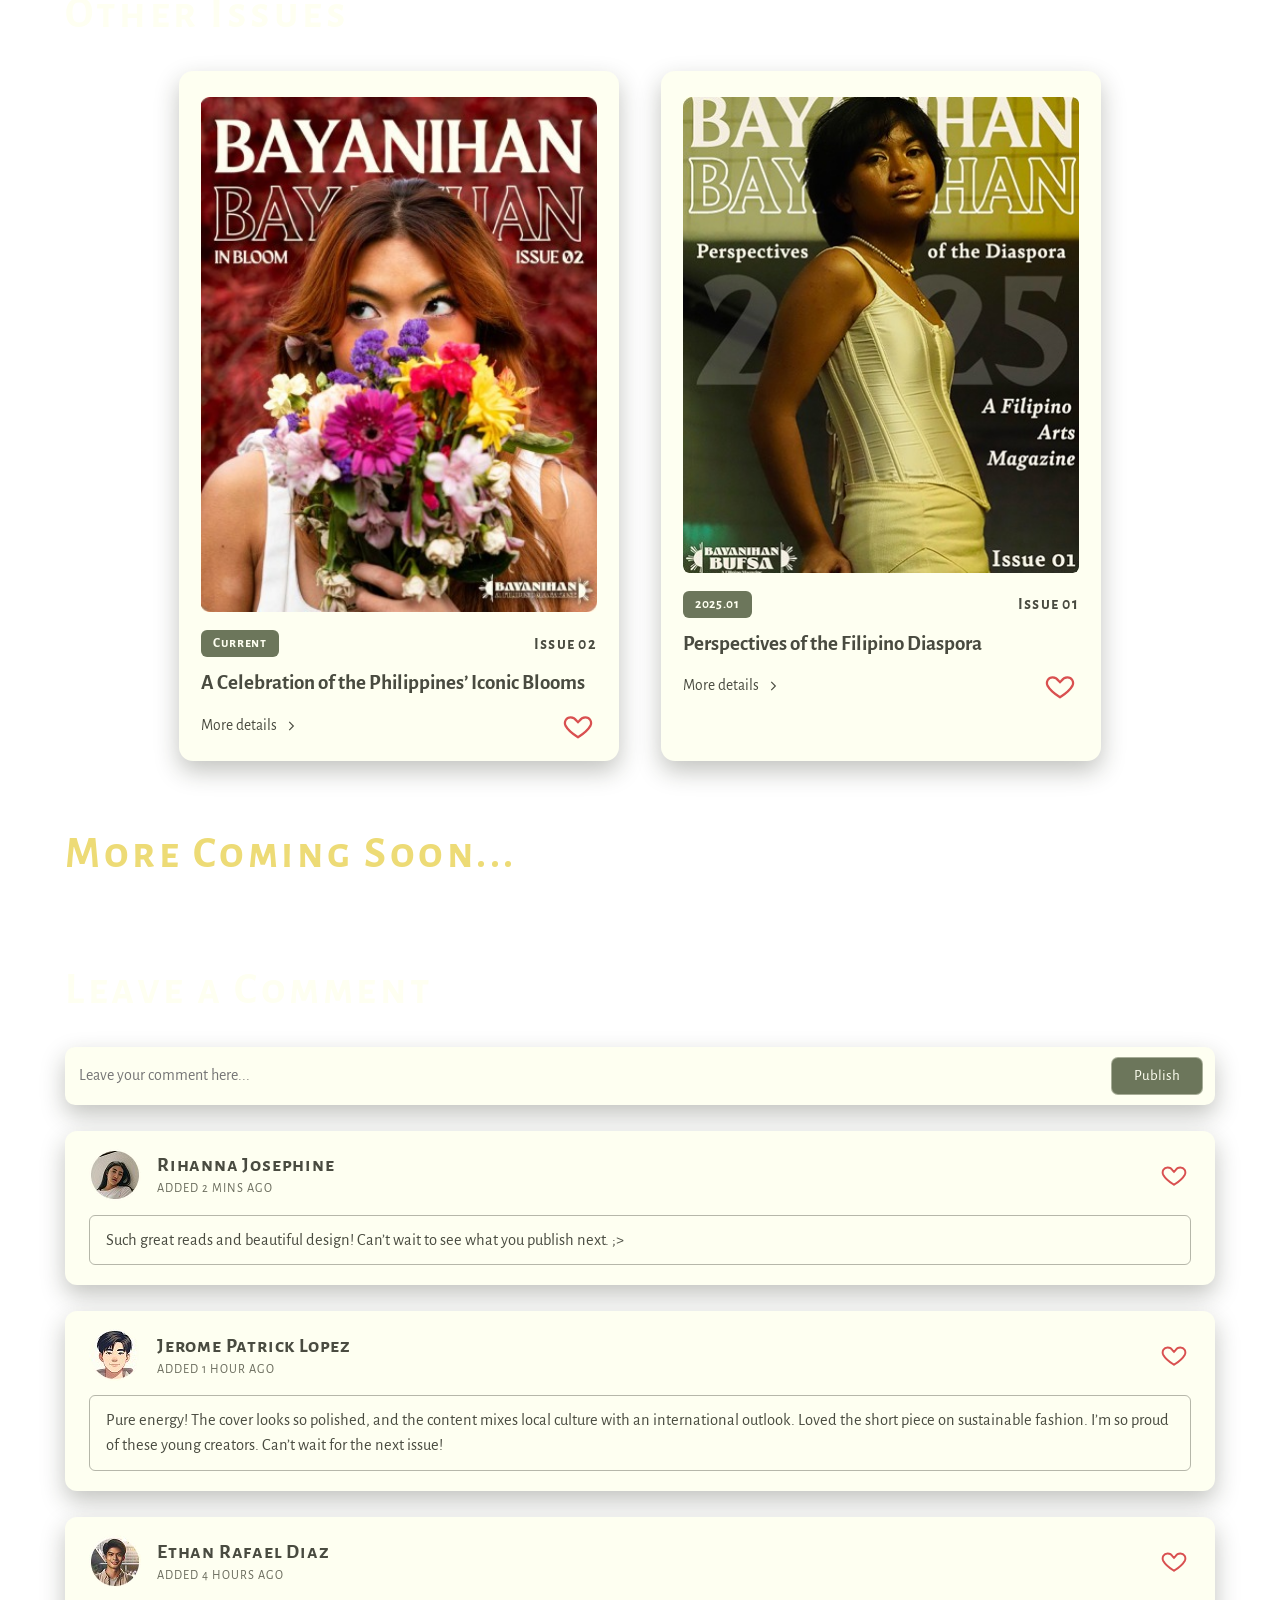
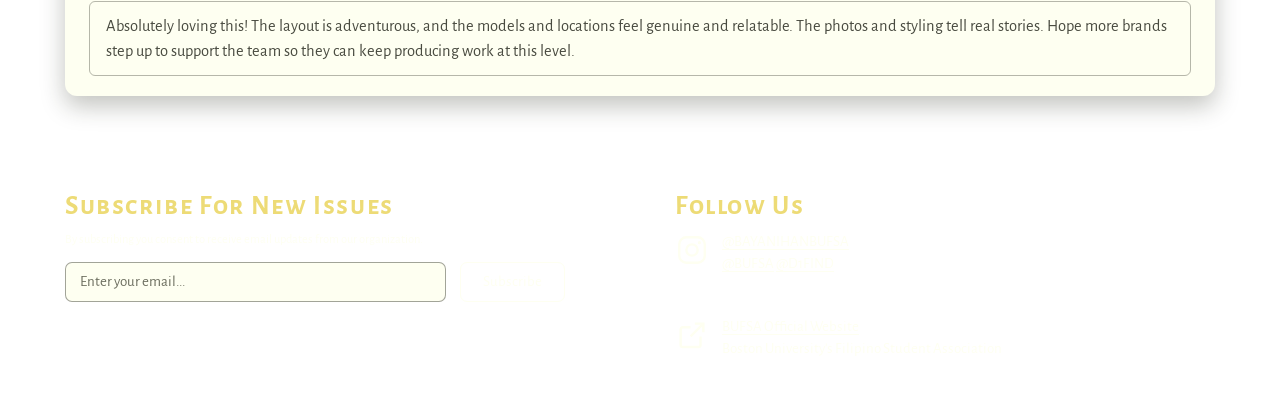
<file: issue-detail.html>
<!DOCTYPE html>
<html lang="en">
<head>
<meta charset="utf-8">
<meta name="viewport" content="width=device-width, initial-scale=1">
<title>Issue 01 · Perspectives of the Filipino Diaspora · Bayanihan</title>
<link rel="preconnect" href="https://fonts.googleapis.com">
<link rel="preconnect" href="https://fonts.gstatic.com" crossorigin>
<link href="https://fonts.googleapis.com/css2?family=Alegreya+Sans:ital,wght@0,400;0,500;0,700;1,400;1,500&family=Alegreya+Sans+SC:wght@400;500;700&display=swap" rel="stylesheet">
<link rel="stylesheet" href="css/styles.css">
<link rel="icon" href="data:image/svg+xml,%3Csvg xmlns=%27http://www.w3.org/2000/svg%27 viewBox=%270 0 32 32%27%3E%3Ccircle cx=%2716%27 cy=%2716%27 r=%278%27 fill=%27%23eddb76%27/%3E%3Cg stroke=%27%23eddb76%27 stroke-width=%272.4%27%3E%3Cpath d=%27M16 1v6M16 25v6M1 16h6M25 16h6M5.4 5.4l4.3 4.3M22.3 22.3l4.3 4.3M26.6 5.4l-4.3 4.3M9.7 22.3l-4.3 4.3%27/%3E%3C/g%3E%3C/svg%3E">
</head>
<body>

<header class="site-header">
  <div class="wrap header-row">
    <a class="logo-link" href="index.html"><img class="logo-small" src="assets/logo.png" alt="Bayanihan — A Filipino Magazine"></a>
    <button class="search-box" type="button" aria-label="Open search">
      <span>Search...</span>
      <svg width="18" height="18" viewBox="0 0 24 24" fill="none" stroke="#6b6d5e" stroke-width="1.6"><circle cx="11" cy="11" r="7"/><line x1="16.5" y1="16.5" x2="21" y2="21"/></svg>
    </button>
  </div>
  <nav class="site-nav">
    <a href="index.html">Home</a>
    <a href="issues.html" aria-current="page">Issues</a>
    <a href="blogs.html">Blogs/Works</a>
    <a href="artists.html">Artist Community</a>
    <a href="team.html">Our Team</a>
  </nav>
</header>

<main class="wrap">
  <h1 class="page-title">Issues</h1>

  <h2 class="section-title">Issue 01 · Perspectives of the Filipino Diaspora</h2>

  <div class="credits-block">
    <img src="assets/detail-credits-photo.jpg" alt="Framed portrait — pictured: Jessica Luna" style="border-radius:4px;">
    <div class="credits-list">
      <span class="num">01</span>
      Operations Team<br>
      Editor-in-Chief Althea Culaba<br>
      Editor-in-Chief Parker Mendoza<br>
      Arts Team<br>
      Art Director Nikki Capinpin<br>
      Layout Artist Alice Kil<br>
      Literary Team<br>
      Literary Editor Therese Lee<br>
      Literary Editor Michelle Leung<br>
      Productions Team<br>
      Productions Director Jewel Silva<br>
      Stylist Veronique Lhuilier<br>
      Make-up Artist Noelle Lo<br>
      Photoshoot Coordinator Fredisvindo Bebe III<br>
      Model Anthony Alava<br>
      Model Selina Kagume<br>
      Model Maddie Lee<br>
      Model Jessica Luna<br>
      Model Sasa Ramos<br>
      Model Ameelya Yeung
    </div>
  </div>

  <div class="spread"><img src="assets/spread-grid.jpg" alt="Photo grid spread from Issue 01" loading="lazy"></div>

  <div class="ack-block">
    <div class="ack-text">
      <span class="num">03</span><br>
      Photographers<br>
      Moses Tasik<br>
      Liam Bautista<br>
      Jewel Silva<br><br>
      Acknowledgments<br><br>
      Thank you to everyone for the support, and most importantly, thank you BUFSA! I'm forever
      grateful for the community at BU and I appreciate you all so much. Thank you to my family
      for the support, I love you guys. Thank you to Kiely for endlessly supporting me, love you.
      Thank you to my co-EIC Althea, I appreciate you so much! Thank you to the entire Bayanihan
      team and we'll see you guys soon!<br><br>
      Sincerely,<br>
      Parker Mendoza<br><br>
      There are no words to describe how grateful I am for all the people who made this possible.
      From the Bayanihan operations team to our talented pool of contributors to the BUFSA
      community as a whole, this magazine could not have come into fruition without the collective
      efforts of you all. And above all, thank you to my co-EIC Parker for partaking in this
      massive creative endeavour with me.<br><br>
      Best,<br>
      Althea Culaba
    </div>
    <img src="assets/detail-ack-photo.jpg" alt="Framed portrait from the issue" style="border-radius:4px;" loading="lazy">
  </div>

  <div class="spread"><img src="assets/spread-duo.jpg" alt="Models photographed against a pillar" loading="lazy"></div>
  <div class="spread"><img src="assets/spread-solace.jpg" alt="Spread — We find solace during the time we share in the dark" loading="lazy"></div>
  <div class="spread"><img src="assets/spread-poem.jpg" alt="Spread — The Strength in Finding Home, a poem by Sandra Correa Solis" loading="lazy"></div>
  <div class="spread"><img src="assets/spread-light.jpg" alt="Spread — Light shines in all places" loading="lazy"></div>
  <div class="spread"><img src="assets/spread-grass.jpg" alt="Spread — Manananggal photographic zine" loading="lazy"></div>
  <div class="spread"><img src="assets/spread-separation.jpg" alt="Spread — 03 Separation, by Andrea Lorraine Cabochan" loading="lazy"></div>

  <div class="share-row">
    <span class="label">
      <svg width="26" height="26" viewBox="0 0 24 24" fill="none" stroke="#fefff1" stroke-width="1.7"><path d="M14 4h6v6"/><path d="M20 4 11 13"/><path d="M18 13v6a1.5 1.5 0 0 1-1.5 1.5h-11A1.5 1.5 0 0 1 4 19V8a1.5 1.5 0 0 1 1.5-1.5H11"/></svg>
      Share to:
    </span>
    <a href="https://www.instagram.com/bayanihanbufsa" target="_blank" rel="noopener" aria-label="Share to Instagram">
      <svg width="30" height="30" viewBox="0 0 24 24" fill="none" stroke="currentColor" stroke-width="1.7"><rect x="3" y="3" width="18" height="18" rx="5"/><circle cx="12" cy="12" r="4"/><circle cx="17.2" cy="6.8" r="1.1" fill="currentColor" stroke="none"/></svg>
    </a>
    <a href="https://www.facebook.com/sharer/sharer.php?u=" target="_blank" rel="noopener" aria-label="Share to Facebook">
      <svg width="30" height="30" viewBox="0 0 24 24" fill="currentColor"><path d="M13.5 21v-7h2.6l.5-3h-3.1V9.1c0-.9.3-1.6 1.7-1.6h1.5V4.8c-.3 0-1.2-.1-2.3-.1-2.3 0-3.9 1.4-3.9 4V11H8v3h2.5v7h3z"/></svg>
    </a>
    <a href="https://twitter.com/intent/tweet" target="_blank" rel="noopener" aria-label="Share to Twitter">
      <svg width="30" height="30" viewBox="0 0 24 24" fill="currentColor"><path d="M22 5.9c-.7.3-1.5.6-2.3.7.8-.5 1.5-1.3 1.8-2.3-.8.5-1.7.8-2.6 1A4.1 4.1 0 0 0 11.8 9 11.7 11.7 0 0 1 3.4 4.7a4.1 4.1 0 0 0 1.3 5.5c-.7 0-1.3-.2-1.9-.5v.1c0 2 1.4 3.6 3.3 4a4.2 4.2 0 0 1-1.9.1 4.1 4.1 0 0 0 3.9 2.9A8.3 8.3 0 0 1 2 18.5a11.7 11.7 0 0 0 6.3 1.8c7.5 0 11.7-6.3 11.7-11.7v-.5c.8-.6 1.5-1.3 2-2.2z"/></svg>
    </a>
  </div>

  <h2 class="section-title">Other Issues</h2>

  <div class="issue-grid">
    <article class="card issue-card">
      <a class="cover-link" href="issue-detail.html">
        <img class="cover" src="assets/cover-issue02.jpg" alt="Bayanihan Issue 02 — In Bloom cover">
      </a>
      <div class="card-meta"><span class="chip">Current</span><span class="issue-num">Issue 02</span></div>
      <h3>A Celebration of the Philippines’ Iconic Blooms</h3>
      <div class="card-foot">
        <a class="read-more" href="issue-detail.html">More details
          <svg width="14" height="14" viewBox="0 0 24 24" fill="none" stroke="currentColor" stroke-width="2"><path d="m9 5 7 7-7 7"/></svg>
        </a>
        <button class="heart-btn" data-like="issue-02" aria-label="Like Issue 02">
          <svg width="30" height="30" viewBox="0 0 24 24" stroke="currentColor" stroke-width="1.8" fill="none"><path class="fill" d="M12 21s-7.5-4.7-10-9.3C.6 8.6 2.6 5 6.1 5c2.1 0 3.7 1.1 4.6 2.7L12 9l1.3-1.3C14.2 6.1 15.8 5 17.9 5c3.5 0 5.5 3.6 4.1 6.7C19.5 16.3 12 21 12 21z"/></svg>
        </button>
      </div>
    </article>

    <article class="card issue-card">
      <a class="cover-link" href="issue-detail.html">
        <img class="cover" src="assets/cover-issue01.jpg" alt="Bayanihan Issue 01 — Perspectives of the Diaspora cover">
      </a>
      <div class="card-meta"><span class="chip">2025.01</span><span class="issue-num">Issue 01</span></div>
      <h3>Perspectives of the Filipino Diaspora</h3>
      <div class="card-foot">
        <a class="read-more" href="issue-detail.html">More details
          <svg width="14" height="14" viewBox="0 0 24 24" fill="none" stroke="currentColor" stroke-width="2"><path d="m9 5 7 7-7 7"/></svg>
        </a>
        <button class="heart-btn" data-like="issue-01" aria-label="Like Issue 01">
          <svg width="30" height="30" viewBox="0 0 24 24" stroke="currentColor" stroke-width="1.8" fill="none"><path class="fill" d="M12 21s-7.5-4.7-10-9.3C.6 8.6 2.6 5 6.1 5c2.1 0 3.7 1.1 4.6 2.7L12 9l1.3-1.3C14.2 6.1 15.8 5 17.9 5c3.5 0 5.5 3.6 4.1 6.7C19.5 16.3 12 21 12 21z"/></svg>
        </button>
      </div>
    </article>
  </div>

  <h2 class="section-title section-title--accent" style="margin-top:60px;">More Coming Soon...</h2>

  <h2 class="section-title" style="margin-top:70px;">Leave a Comment</h2>

  <form id="comment-form" class="comment-composer">
    <input type="text" placeholder="Leave your comment here..." aria-label="Comment text">
    <button class="btn btn--olive" type="submit">Publish</button>
  </form>

  <div id="comment-list"></div>
</main>

<footer class="site-footer">
  <div class="wrap footer-grid">
    <div>
      <h2 class="footer-heading">Subscribe For New Issues</h2>
      <p class="footer-note">By subscribing you consent to receive email updates from our organization.</p>
      <form class="subscribe-form" novalidate>
        <input type="email" placeholder="Enter your email..." aria-label="Email address">
        <button class="btn btn--ghost" type="submit">Subscribe</button>
        <span class="subscribe-success">✓ Salamat! You’re on the list for new issues.</span>
      </form>
    </div>
    <div>
      <h2 class="footer-heading">Follow Us</h2>
      <div class="follow-row">
        <div class="follow-item">
          <svg width="34" height="34" viewBox="0 0 24 24" fill="none" stroke="#fefff1" stroke-width="1.7"><rect x="3" y="3" width="18" height="18" rx="5"/><circle cx="12" cy="12" r="4"/><circle cx="17.2" cy="6.8" r="1.1" fill="#fefff1" stroke="none"/></svg>
          <div>
            <a href="https://www.instagram.com/bayanihanbufsa" target="_blank" rel="noopener">@BAYANIHANBUFSA</a><br>
            <a href="https://www.instagram.com/bufsa" target="_blank" rel="noopener">@BUFSA</a>
            <a href="https://www.instagram.com/d1find" target="_blank" rel="noopener">@D1FIND</a>
          </div>
        </div>
        <div class="follow-item">
          <svg width="34" height="34" viewBox="0 0 24 24" fill="none" stroke="#fefff1" stroke-width="1.7"><path d="M14 4h6v6"/><path d="M20 4 11 13"/><path d="M18 13v6a1.5 1.5 0 0 1-1.5 1.5h-11A1.5 1.5 0 0 1 4 19V8a1.5 1.5 0 0 1 1.5-1.5H11"/></svg>
          <div>
            <a href="#" title="Demo link">BUFSA Official Website</a><br>
            Boston University's Filipino Student Association
          </div>
        </div>
      </div>
    </div>
  </div>
</footer>

<script src="js/app.js"></script>
</body>
</html>
</file>
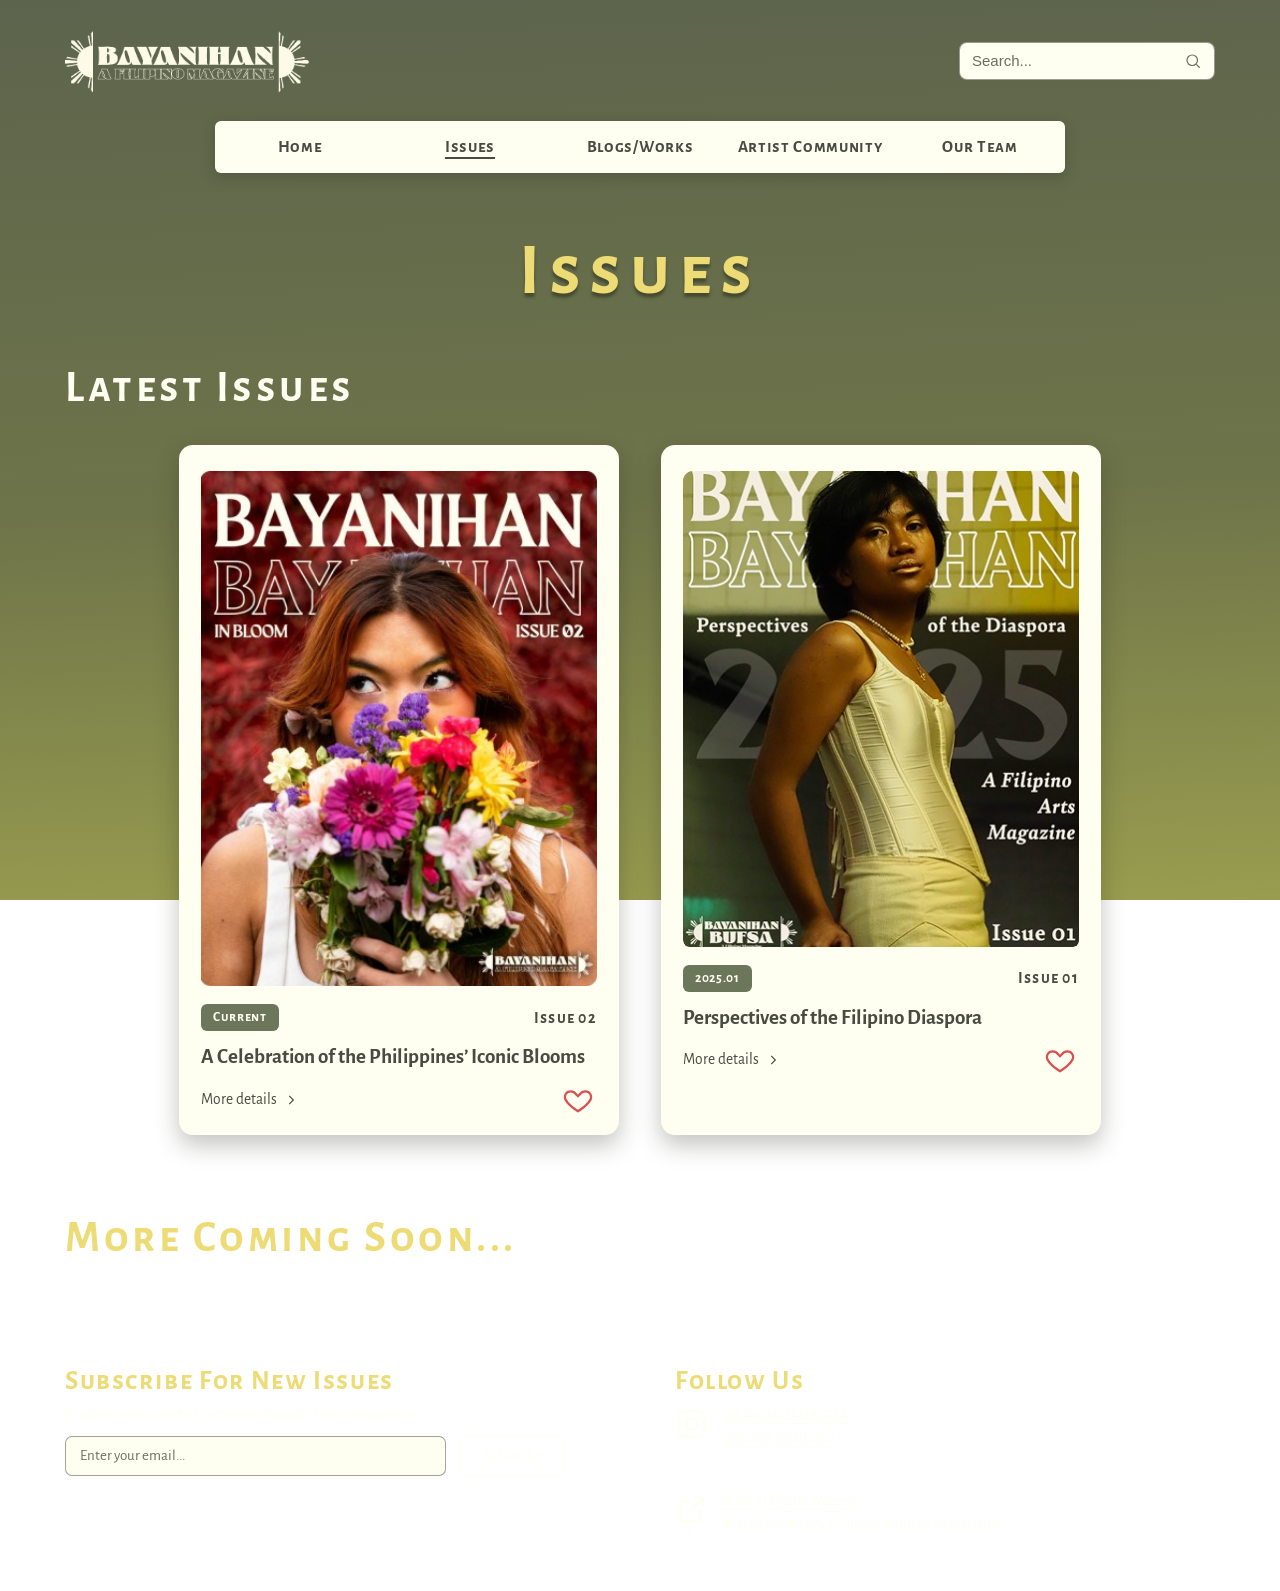
<file: issues.html>
<!DOCTYPE html>
<html lang="en">
<head>
<meta charset="utf-8">
<meta name="viewport" content="width=device-width, initial-scale=1">
<title>Issues · Bayanihan</title>
<link rel="preconnect" href="https://fonts.googleapis.com">
<link rel="preconnect" href="https://fonts.gstatic.com" crossorigin>
<link href="https://fonts.googleapis.com/css2?family=Alegreya+Sans:ital,wght@0,400;0,500;0,700;1,400;1,500&family=Alegreya+Sans+SC:wght@400;500;700&display=swap" rel="stylesheet">
<link rel="stylesheet" href="css/styles.css">
<link rel="icon" href="data:image/svg+xml,%3Csvg xmlns=%27http://www.w3.org/2000/svg%27 viewBox=%270 0 32 32%27%3E%3Ccircle cx=%2716%27 cy=%2716%27 r=%278%27 fill=%27%23eddb76%27/%3E%3Cg stroke=%27%23eddb76%27 stroke-width=%272.4%27%3E%3Cpath d=%27M16 1v6M16 25v6M1 16h6M25 16h6M5.4 5.4l4.3 4.3M22.3 22.3l4.3 4.3M26.6 5.4l-4.3 4.3M9.7 22.3l-4.3 4.3%27/%3E%3C/g%3E%3C/svg%3E">
</head>
<body>

<header class="site-header">
  <div class="wrap header-row">
    <a class="logo-link" href="index.html"><img class="logo-small" src="assets/logo.png" alt="Bayanihan — A Filipino Magazine"></a>
    <button class="search-box" type="button" aria-label="Open search">
      <span>Search...</span>
      <svg width="18" height="18" viewBox="0 0 24 24" fill="none" stroke="#6b6d5e" stroke-width="1.6"><circle cx="11" cy="11" r="7"/><line x1="16.5" y1="16.5" x2="21" y2="21"/></svg>
    </button>
  </div>
  <nav class="site-nav">
    <a href="index.html">Home</a>
    <a href="issues.html" aria-current="page">Issues</a>
    <a href="blogs.html">Blogs/Works</a>
    <a href="artists.html">Artist Community</a>
    <a href="team.html">Our Team</a>
  </nav>
</header>

<main class="wrap">
  <h1 class="page-title">Issues</h1>

  <h2 class="section-title">Latest Issues</h2>

  <div class="issue-grid">
    <article class="card issue-card">
      <a class="cover-link" href="issue-detail.html">
        <img class="cover" src="assets/cover-issue02.jpg" alt="Bayanihan Issue 02 — In Bloom cover">
      </a>
      <div class="card-meta"><span class="chip">Current</span><span class="issue-num">Issue 02</span></div>
      <h3>A Celebration of the Philippines’ Iconic Blooms</h3>
      <div class="card-foot">
        <a class="read-more" href="issue-detail.html">More details
          <svg width="14" height="14" viewBox="0 0 24 24" fill="none" stroke="currentColor" stroke-width="2"><path d="m9 5 7 7-7 7"/></svg>
        </a>
        <button class="heart-btn" data-like="issue-02" aria-label="Like Issue 02">
          <svg width="30" height="30" viewBox="0 0 24 24" stroke="currentColor" stroke-width="1.8" fill="none"><path class="fill" d="M12 21s-7.5-4.7-10-9.3C.6 8.6 2.6 5 6.1 5c2.1 0 3.7 1.1 4.6 2.7L12 9l1.3-1.3C14.2 6.1 15.8 5 17.9 5c3.5 0 5.5 3.6 4.1 6.7C19.5 16.3 12 21 12 21z"/></svg>
        </button>
      </div>
    </article>

    <article class="card issue-card">
      <a class="cover-link" href="issue-detail.html">
        <img class="cover" src="assets/cover-issue01.jpg" alt="Bayanihan Issue 01 — Perspectives of the Diaspora cover">
      </a>
      <div class="card-meta"><span class="chip">2025.01</span><span class="issue-num">Issue 01</span></div>
      <h3>Perspectives of the Filipino Diaspora</h3>
      <div class="card-foot">
        <a class="read-more" href="issue-detail.html">More details
          <svg width="14" height="14" viewBox="0 0 24 24" fill="none" stroke="currentColor" stroke-width="2"><path d="m9 5 7 7-7 7"/></svg>
        </a>
        <button class="heart-btn" data-like="issue-01" aria-label="Like Issue 01">
          <svg width="30" height="30" viewBox="0 0 24 24" stroke="currentColor" stroke-width="1.8" fill="none"><path class="fill" d="M12 21s-7.5-4.7-10-9.3C.6 8.6 2.6 5 6.1 5c2.1 0 3.7 1.1 4.6 2.7L12 9l1.3-1.3C14.2 6.1 15.8 5 17.9 5c3.5 0 5.5 3.6 4.1 6.7C19.5 16.3 12 21 12 21z"/></svg>
        </button>
      </div>
    </article>
  </div>

  <h2 class="section-title section-title--accent" style="margin-top:70px;">More Coming Soon...</h2>
</main>

<footer class="site-footer">
  <div class="wrap footer-grid">
    <div>
      <h2 class="footer-heading">Subscribe For New Issues</h2>
      <p class="footer-note">By subscribing you consent to receive email updates from our organization.</p>
      <form class="subscribe-form" novalidate>
        <input type="email" placeholder="Enter your email..." aria-label="Email address">
        <button class="btn btn--ghost" type="submit">Subscribe</button>
        <span class="subscribe-success">✓ Salamat! You’re on the list for new issues.</span>
      </form>
    </div>
    <div>
      <h2 class="footer-heading">Follow Us</h2>
      <div class="follow-row">
        <div class="follow-item">
          <svg width="34" height="34" viewBox="0 0 24 24" fill="none" stroke="#fefff1" stroke-width="1.7"><rect x="3" y="3" width="18" height="18" rx="5"/><circle cx="12" cy="12" r="4"/><circle cx="17.2" cy="6.8" r="1.1" fill="#fefff1" stroke="none"/></svg>
          <div>
            <a href="https://www.instagram.com/bayanihanbufsa" target="_blank" rel="noopener">@BAYANIHANBUFSA</a><br>
            <a href="https://www.instagram.com/bufsa" target="_blank" rel="noopener">@BUFSA</a>
            <a href="https://www.instagram.com/d1find" target="_blank" rel="noopener">@D1FIND</a>
          </div>
        </div>
        <div class="follow-item">
          <svg width="34" height="34" viewBox="0 0 24 24" fill="none" stroke="#fefff1" stroke-width="1.7"><path d="M14 4h6v6"/><path d="M20 4 11 13"/><path d="M18 13v6a1.5 1.5 0 0 1-1.5 1.5h-11A1.5 1.5 0 0 1 4 19V8a1.5 1.5 0 0 1 1.5-1.5H11"/></svg>
          <div>
            <a href="#" title="Demo link">BUFSA Official Website</a><br>
            Boston University's Filipino Student Association
          </div>
        </div>
      </div>
    </div>
  </div>
</footer>

<script src="js/app.js"></script>
</body>
</html>
</file>
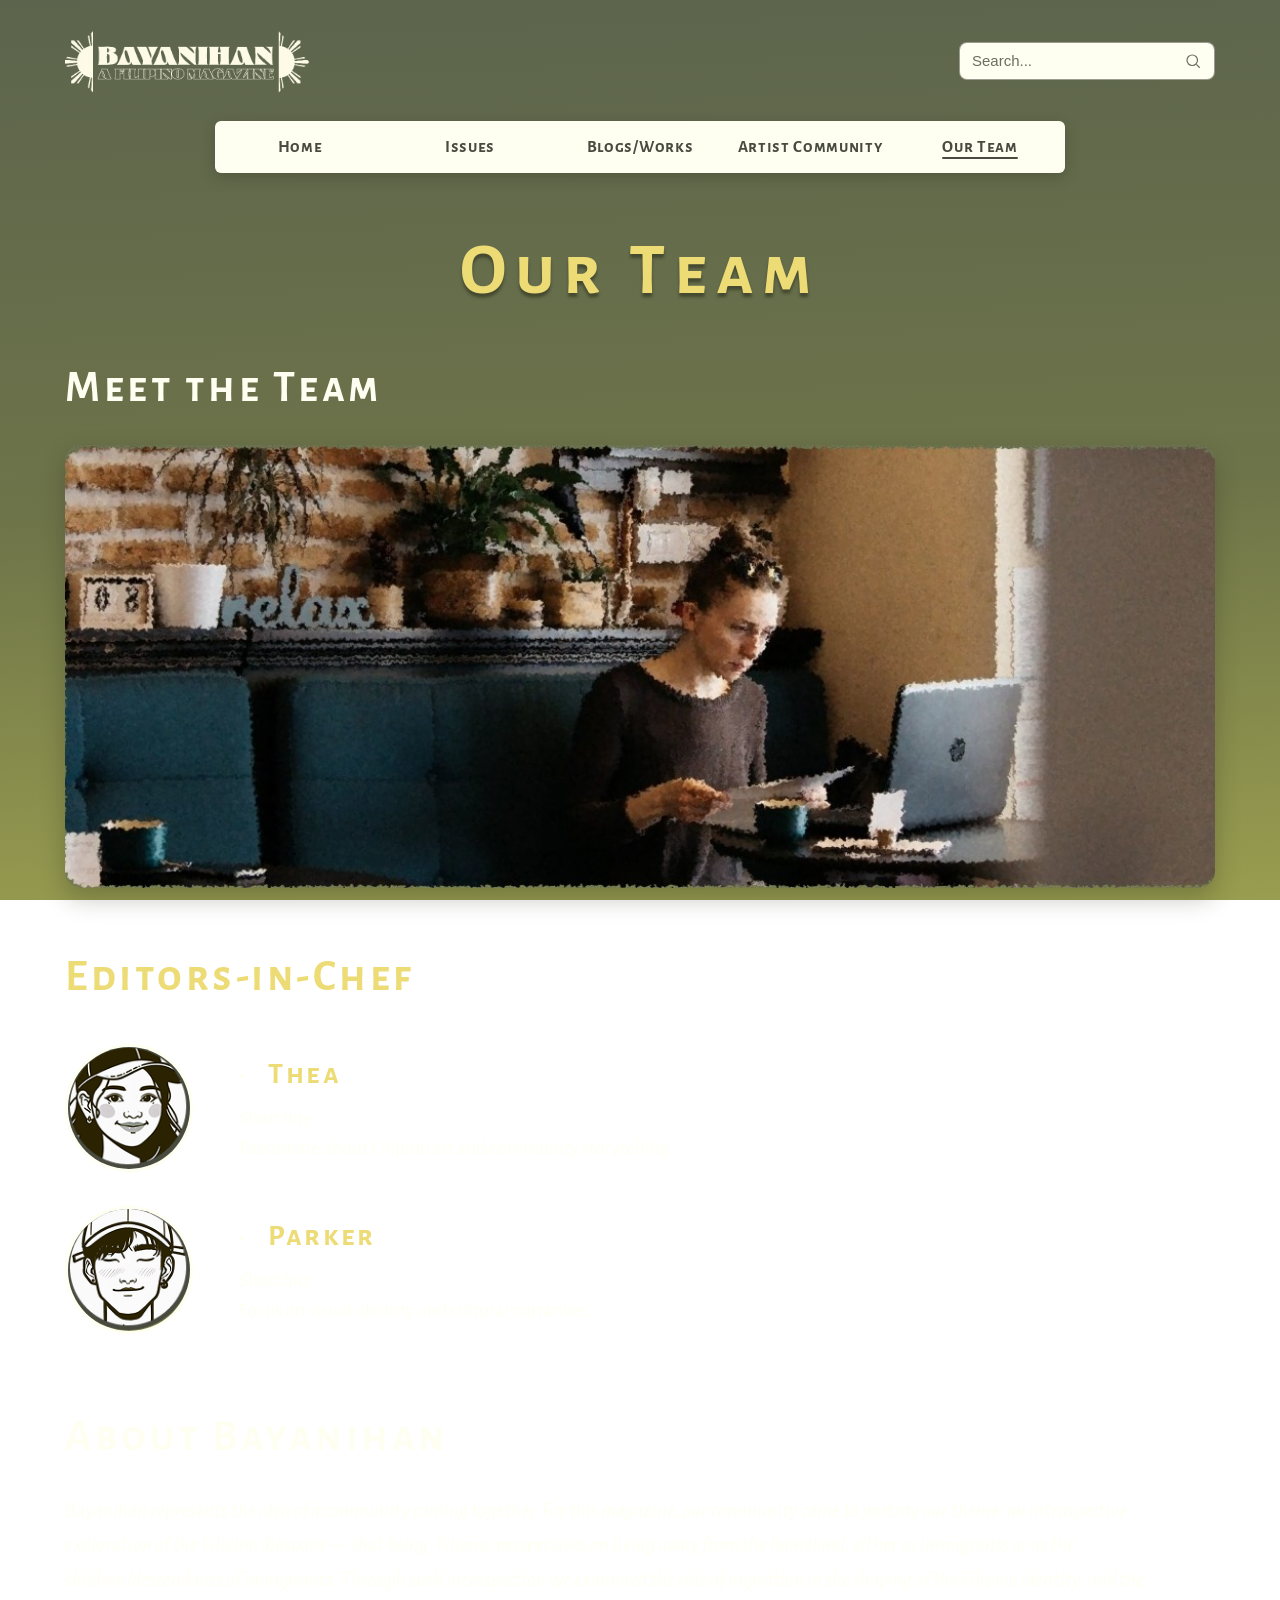
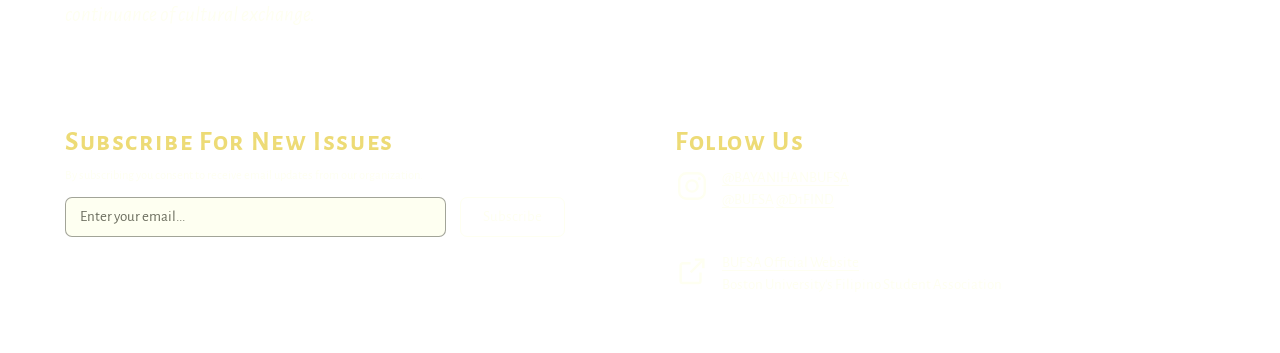
<file: team.html>
<!DOCTYPE html>
<html lang="en">
<head>
<meta charset="utf-8">
<meta name="viewport" content="width=device-width, initial-scale=1">
<title>Our Team · Bayanihan</title>
<link rel="preconnect" href="https://fonts.googleapis.com">
<link rel="preconnect" href="https://fonts.gstatic.com" crossorigin>
<link href="https://fonts.googleapis.com/css2?family=Alegreya+Sans:ital,wght@0,400;0,500;0,700;1,400;1,500&family=Alegreya+Sans+SC:wght@400;500;700&display=swap" rel="stylesheet">
<link rel="stylesheet" href="css/styles.css">
<link rel="icon" href="data:image/svg+xml,%3Csvg xmlns=%27http://www.w3.org/2000/svg%27 viewBox=%270 0 32 32%27%3E%3Ccircle cx=%2716%27 cy=%2716%27 r=%278%27 fill=%27%23eddb76%27/%3E%3Cg stroke=%27%23eddb76%27 stroke-width=%272.4%27%3E%3Cpath d=%27M16 1v6M16 25v6M1 16h6M25 16h6M5.4 5.4l4.3 4.3M22.3 22.3l4.3 4.3M26.6 5.4l-4.3 4.3M9.7 22.3l-4.3 4.3%27/%3E%3C/g%3E%3C/svg%3E">
</head>
<body>

<header class="site-header">
  <div class="wrap header-row">
    <a class="logo-link" href="index.html"><img class="logo-small" src="assets/logo.png" alt="Bayanihan — A Filipino Magazine"></a>
    <button class="search-box" type="button" aria-label="Open search">
      <span>Search...</span>
      <svg width="18" height="18" viewBox="0 0 24 24" fill="none" stroke="#6b6d5e" stroke-width="1.6"><circle cx="11" cy="11" r="7"/><line x1="16.5" y1="16.5" x2="21" y2="21"/></svg>
    </button>
  </div>
  <nav class="site-nav">
    <a href="index.html">Home</a>
    <a href="issues.html">Issues</a>
    <a href="blogs.html">Blogs/Works</a>
    <a href="artists.html">Artist Community</a>
    <a href="team.html" aria-current="page">Our Team</a>
  </nav>
</header>

<main class="wrap">
  <h1 class="page-title">Our Team</h1>

  <h2 class="section-title">Meet the Team</h2>
  <img class="team-hero" src="assets/team-hero.jpg" alt="A team member reviewing pages on a laptop in a café">

  <h2 class="section-title section-title--accent" style="margin-top:56px;">Editors-in-Chef</h2>

  <div class="editor-row">
    <img src="assets/team-thea.png" alt="Illustrated portrait of Thea">
    <div>
      <h3>Thea</h3>
      <p>Short bio:<br>Passionate about Filipino art and community storytelling.</p>
    </div>
  </div>

  <div class="editor-row">
    <img src="assets/team-parker.png" alt="Illustrated portrait of Parker">
    <div>
      <h3>Parker</h3>
      <p>Short bio:<br>Focus on visual identity and cultural narratives.</p>
    </div>
  </div>

  <h2 class="section-title" style="margin-top:70px;">About Bayanihan</h2>
  <p class="about-text">Bayanihan represents the idea of a community coming together. For this magazine, our community
    came to portray our theme: an introspective exploration of the Filipino diaspora — that being, Filipino
    perspectives on living away from the homeland, either as immigrants or as the children/descendants
    of immigrants. Through such introspection we examined the role of migration in the shaping of the
    Filipino identity, and the continuance of cultural exchange.</p>
</main>

<footer class="site-footer">
  <div class="wrap footer-grid">
    <div>
      <h2 class="footer-heading">Subscribe For New Issues</h2>
      <p class="footer-note">By subscribing you consent to receive email updates from our organization.</p>
      <form class="subscribe-form" novalidate>
        <input type="email" placeholder="Enter your email..." aria-label="Email address">
        <button class="btn btn--ghost" type="submit">Subscribe</button>
        <span class="subscribe-success">✓ Salamat! You’re on the list for new issues.</span>
      </form>
    </div>
    <div>
      <h2 class="footer-heading">Follow Us</h2>
      <div class="follow-row">
        <div class="follow-item">
          <svg width="34" height="34" viewBox="0 0 24 24" fill="none" stroke="#fefff1" stroke-width="1.7"><rect x="3" y="3" width="18" height="18" rx="5"/><circle cx="12" cy="12" r="4"/><circle cx="17.2" cy="6.8" r="1.1" fill="#fefff1" stroke="none"/></svg>
          <div>
            <a href="https://www.instagram.com/bayanihanbufsa" target="_blank" rel="noopener">@BAYANIHANBUFSA</a><br>
            <a href="https://www.instagram.com/bufsa" target="_blank" rel="noopener">@BUFSA</a>
            <a href="https://www.instagram.com/d1find" target="_blank" rel="noopener">@D1FIND</a>
          </div>
        </div>
        <div class="follow-item">
          <svg width="34" height="34" viewBox="0 0 24 24" fill="none" stroke="#fefff1" stroke-width="1.7"><path d="M14 4h6v6"/><path d="M20 4 11 13"/><path d="M18 13v6a1.5 1.5 0 0 1-1.5 1.5h-11A1.5 1.5 0 0 1 4 19V8a1.5 1.5 0 0 1 1.5-1.5H11"/></svg>
          <div>
            <a href="#" title="Demo link">BUFSA Official Website</a><br>
            Boston University's Filipino Student Association
          </div>
        </div>
      </div>
    </div>
  </div>
</footer>

<script src="js/app.js"></script>
</body>
</html>
</file>
<file: css/styles.css>
/* ============================================================
   Bayanihan — A Filipino Magazine · interactive web demo
   Rebuilt from the Figma prototype "Bayanihan Final Prototype"
   ============================================================ */

:root {
  --bg-top: #5c644d;
  --bg-mid: #6e7449;
  --bg-bottom: #999d4f;
  --cream: #fefff1;
  --cream-soft: #fbf9e4;
  --ink: #494b40;
  --ink-soft: #6b6d5e;
  --accent: #eddb76;
  --accent-deep: #d9c45c;
  --olive-chip: #6c765b;
  --heart: #d95050;
  --shadow-card: 0 10px 24px rgba(35, 40, 24, 0.28);
  --radius-card: 14px;
  --font-display: "Alegreya Sans SC", "Alegreya Sans", sans-serif;
  --font-body: "Alegreya Sans", "PT Sans", sans-serif;
  --content-w: 1150px;
}

* { margin: 0; box-sizing: border-box; }

html { 
  /* transform: scale(0.95); */
  /* transform-origin: top center; */
  scroll-behavior: smooth; 
}

body {
  margin: 0;
  min-height: 100vh;
  font-family: var(--font-body);
  font-size: 17px;
  line-height: 1.5;
  color: var(--cream);
  background: linear-gradient(178deg, var(--bg-top) 0%, var(--bg-mid) 55%, var(--bg-bottom) 100%) fixed;
}

img { max-width: 100%; display: block; }

a { color: inherit; }

.wrap {
  width: min(var(--content-w), calc(100% - 40px));
  margin-inline: auto;
}

/* ---------------- Header ---------------- */

.site-header {
  padding: 26px 0 0;
}

.header-row {
  display: flex;
  align-items: center;
  justify-content: space-between;
  gap: 24px;
}

.logo-link { flex-shrink: 0; }

.logo-small { width: 248px; height: auto; }

/* Home variant: search floats right, big centered logo below */
.header--home .header-row { justify-content: flex-end; }

.logo-hero {
  width: min(620px, 82vw);
  margin: 34px auto 10px;
  animation: rise-in 0.7s ease-out both;
}

.search-box {
  display: flex;
  align-items: center;
  width: 256px;
  border: 1px solid rgba(73, 75, 64, 0.55);
  border-radius: 8px;
  background: var(--cream);
  color: var(--ink-soft);
  padding: 9px 12px;
  gap: 8px;
  cursor: text;
  font-size: 15px;
  transition: box-shadow 0.2s ease;
}

.search-box:hover { box-shadow: 0 0 0 3px rgba(254, 255, 241, 0.25); }

.search-box span { flex: 1; text-align: left; }

.search-box svg { flex-shrink: 0; }

/* ---------------- Nav ---------------- */

.site-nav {
  display: flex;
  justify-content: center;
  margin: 26px auto 0;
  width: min(850px, calc(100% - 40px));
  background: var(--cream);
  border-radius: 6px;
  box-shadow: 0 4px 14px rgba(35, 40, 24, 0.25);
}

.site-nav a {
  font-family: var(--font-display);
  font-weight: 700;
  font-size: 17px;
  letter-spacing: 0.04em;
  color: var(--ink);
  text-decoration: none;
  padding: 13px 0;
  flex: 1;
  text-align: center;
  border-radius: 6px;
  transition: background 0.18s ease;
}

.site-nav a:hover { background: rgba(108, 118, 91, 0.14); }

.site-nav a[aria-current="page"] { text-decoration: underline 1.5px; text-underline-offset: 5px; }

/* ---------------- Type ---------------- */

.page-title {
  font-family: var(--font-display);
  font-weight: 700;
  font-size: clamp(44px, 7vw, 72px);
  letter-spacing: 0.12em;
  text-align: center;
  color: var(--accent);
  text-shadow: 0 4px 3px rgba(40, 44, 26, 0.55);
  margin: 44px 0 26px;
  animation: rise-in 0.6s ease-out both;
}

.section-title {
  font-family: var(--font-display);
  font-weight: 700;
  font-size: clamp(30px, 4.4vw, 44px);
  letter-spacing: 0.08em;
  color: var(--cream);
  margin: 30px 0 24px;
}

.section-title--accent { color: var(--accent); }

.section-row {
  display: flex;
  align-items: center;
  justify-content: space-between;
  gap: 20px;
}

/* ---------------- Buttons & chips ---------------- */

.btn {
  font-family: var(--font-body);
  font-size: 15px;
  border-radius: 7px;
  padding: 9px 22px;
  cursor: pointer;
  transition: transform 0.15s ease, background 0.18s ease, color 0.18s ease;
}

.btn:active { transform: translateY(1px); }

.btn--ghost {
  background: transparent;
  border: 1px solid var(--cream);
  color: var(--cream);
}

.btn--ghost:hover { background: rgba(254, 255, 241, 0.14); }

.btn--olive {
  background: var(--olive-chip);
  border: 1px solid rgba(254, 255, 241, 0.4);
  color: var(--cream);
}

.btn--olive:hover { background: #5d6650; }

.chip {
  display: inline-block;
  font-family: var(--font-display);
  font-weight: 600;
  font-size: 13.5px;
  letter-spacing: 0.05em;
  background: var(--olive-chip);
  color: var(--cream);
  border-radius: 6px;
  padding: 3px 12px 4px;
}

.chip--tag {
  font-family: var(--font-body);
  font-weight: 400;
  cursor: pointer;
  border: none;
  transition: background 0.15s ease, outline-color 0.2s ease;
  outline: 2px solid transparent;
}

.chip--tag:hover { background: #5d6650; }

.chip--tag.active { outline-color: var(--accent); background: #5d6650; }

/* ---------------- Cards ---------------- */

.card {
  background: var(--cream);
  color: var(--ink);
  border-radius: var(--radius-card);
  box-shadow: var(--shadow-card);
}

.card-meta {
  display: flex;
  align-items: center;
  justify-content: space-between;
  gap: 12px;
}

.timestamp {
  font-family: var(--font-display);
  font-size: 13px;
  letter-spacing: 0.06em;
  color: var(--ink-soft);
}

.card h3 {
  font-size: 21px;
  line-height: 1.3;
  margin: 12px 0 8px;
}

.read-more {
  display: inline-flex;
  align-items: center;
  gap: 7px;
  color: var(--ink);
  text-decoration: none;
  font-size: 15.5px;
}

.read-more:hover { text-decoration: underline; text-underline-offset: 4px; }

.heart-btn {
  background: none;
  border: none;
  cursor: pointer;
  padding: 4px;
  color: var(--heart);
  transition: transform 0.15s ease;
}

.heart-btn:hover { transform: scale(1.12); }

.heart-btn svg { display: block; }

.heart-btn .fill { fill: transparent; transition: fill 0.18s ease; }

.heart-btn.liked .fill { fill: var(--heart); }

.heart-btn.liked { animation: heart-pop 0.3s ease; }

@keyframes heart-pop {
  40% { transform: scale(1.35); }
}

/* Issue cards */

.issue-grid {
  display: grid;
  grid-template-columns: repeat(auto-fit, minmax(300px, 440px));
  gap: 42px;
  justify-content: center;
}

.issue-card { padding: 26px 22px 16px; }

.issue-card .cover {
  border-radius: 6px;
  width: 100%;
  object-fit: cover;
  transition: transform 0.25s ease;
}

.issue-card a.cover-link { display: block; overflow: hidden; border-radius: 6px; }

.issue-card a.cover-link:hover .cover { transform: scale(1.03); }

.issue-card .card-meta { margin-top: 18px; }

.issue-num {
  font-family: var(--font-display);
  font-weight: 700;
  font-size: 16px;
  letter-spacing: 0.08em;
}

.issue-card .card-foot {
  display: flex;
  align-items: center;
  justify-content: space-between;
  margin-top: 10px;
}

/* Blog cards */

.blog-grid {
  display: grid;
  grid-template-columns: repeat(auto-fit, minmax(280px, 1fr));
  gap: 34px;
}

.blog-card { padding: 20px 20px 18px; display: flex; flex-direction: column; }

.blog-card .photo {
  width: 100%;
  aspect-ratio: 21 / 20;
  object-fit: cover;
  border-radius: 4px;
}

.blog-card .card-meta { margin-top: 16px; }

.blog-card p { margin: 0 0 14px; color: var(--ink-soft); flex: 1; }

/* Artist cards */

.artist-panel {
  background: radial-gradient(ellipse at center, rgba(254,255,241,0.96), rgba(254,255,241,0.82));
  border-radius: 22px;
  padding: 40px 36px;
  box-shadow: 0 0 60px rgba(254, 255, 241, 0.35);
  display: grid;
  gap: 34px;
}

.artist-card {
  border: 1.5px solid var(--olive-chip);
  border-radius: 10px;
  background: var(--cream);
  color: var(--ink);
  padding: 34px 38px;
  display: grid;
  grid-template-columns: 150px 1fr;
  gap: 40px;
  align-items: center;
  animation: rise-in 0.4s ease-out both;
}

.artist-card .col-left { text-align: center; }

.artist-card .avatar {
  width: 150px;
  height: 150px;
  border-radius: 50%;
  object-fit: cover;
  border: 3px solid var(--olive-chip);
  margin-bottom: 20px;
}

.artist-card h3 {
  font-size: 40px;
  font-weight: 500;
  margin: 0 0 10px;
}

.artist-card .tags { display: flex; gap: 9px; flex-wrap: wrap; margin-bottom: 8px; }

.artist-card .loc { color: var(--ink-soft); margin: 0 0 12px; }

.artist-card blockquote { margin: 0; font-size: 18px; line-height: 1.55; }

/* ---------------- Footer ---------------- */

.site-footer {
  margin-top: 90px;
  padding-bottom: 56px;
}

.footer-grid {
  display: grid;
  grid-template-columns: minmax(280px, 500px) minmax(280px, 540px);
  justify-content: space-between;
  gap: 44px;
}

.footer-heading {
  font-family: var(--font-display);
  font-weight: 700;
  font-size: 27px;
  letter-spacing: 0.06em;
  color: var(--accent);
  margin: 0 0 4px;
}

.footer-note { font-size: 12.5px; margin: 0 0 12px; opacity: 0.92; }

.subscribe-form { display: flex; gap: 14px; }

.subscribe-form input {
  flex: 1;
  font-family: var(--font-body);
  font-size: 15px;
  padding: 10px 14px;
  border-radius: 7px;
  border: 1px solid rgba(73, 75, 64, 0.5);
  background: var(--cream);
  color: var(--ink);
}

.subscribe-form input::placeholder { color: var(--ink-soft); }

.subscribe-success {
  display: none;
  align-items: center;
  gap: 10px;
  font-size: 16px;
  color: var(--accent);
  padding: 9px 0;
}

.subscribe-form.done input, .subscribe-form.done button { display: none; }

.subscribe-form.done .subscribe-success { display: flex; }

.follow-row { display: flex; gap: 40px; flex-wrap: wrap; }

.follow-item { display: flex; gap: 13px; align-items: flex-start; font-size: 15px; }

.follow-item svg { flex-shrink: 0; margin-top: 2px; }

.follow-item a { color: var(--cream); text-underline-offset: 3px; }

.follow-item a:hover { color: var(--accent); }

/* ---------------- Search overlay ---------------- */

.search-overlay {
  position: fixed;
  inset: 0;
  z-index: 60;
  display: none;
  background: rgba(20, 22, 12, 0.78);
  animation: fade-in 0.2s ease-out;
}

.search-overlay.open { display: block; }

.search-modal {
  width: min(735px, calc(100% - 40px));
  margin: 150px auto 0;
  background: #eceadb;
  border: 2.5px solid #1c1e12;
  border-radius: 18px;
  box-shadow: 0 0 0 4px rgba(254, 255, 241, 0.18), 0 30px 60px rgba(0, 0, 0, 0.45);
  padding: 26px 30px 22px;
  animation: rise-in 0.25s ease-out;
}

.search-modal .field {
  display: flex;
  align-items: center;
  gap: 10px;
  background: var(--cream);
  border: 1px solid rgba(73, 75, 64, 0.6);
  border-radius: 9px;
  padding: 11px 16px;
}

.search-modal input {
  flex: 1;
  border: none;
  outline: none;
  background: transparent;
  font-family: var(--font-body);
  font-size: 17px;
  color: var(--ink);
}

.search-modal .suggested {
  display: flex;
  align-items: center;
  gap: 12px;
  margin-top: 18px;
  flex-wrap: wrap;
  color: var(--ink);
}

.search-modal .suggested b { font-size: 16px; }

.search-modal .suggested a {
  text-decoration: none;
}

.search-results { margin: 14px 4px 0; color: var(--ink); }

.search-results a {
  display: block;
  padding: 8px 10px;
  border-radius: 7px;
  color: var(--ink);
  text-decoration: none;
}

.search-results a:hover { background: rgba(108, 118, 91, 0.16); }

.search-results .kind {
  font-family: var(--font-display);
  font-size: 12.5px;
  letter-spacing: 0.06em;
  color: var(--ink-soft);
  margin-right: 9px;
  text-transform: uppercase;
}

.search-results .empty { padding: 8px 10px; color: var(--ink-soft); font-style: italic; }

/* ---------------- Comments ---------------- */

.comment-composer {
  display: flex;
  gap: 12px;
  align-items: center;
  background: var(--cream);
  border-radius: 10px;
  padding: 10px 12px;
  box-shadow: var(--shadow-card);
}

.comment-composer input {
  flex: 1;
  border: none;
  outline: none;
  background: transparent;
  font-family: var(--font-body);
  font-size: 16px;
  color: var(--ink);
}

.comment-card {
  background: var(--cream);
  color: var(--ink);
  border-radius: 12px;
  box-shadow: var(--shadow-card);
  padding: 18px 24px 20px;
  margin-top: 26px;
  animation: rise-in 0.35s ease-out both;
}

.comment-head { display: flex; align-items: center; gap: 16px; }

.comment-head img {
  width: 52px;
  height: 52px;
  border-radius: 50%;
  object-fit: cover;
}

.comment-head .avatar-initial {
  width: 52px;
  height: 52px;
  border-radius: 50%;
  background: var(--olive-chip);
  color: var(--cream);
  display: flex;
  align-items: center;
  justify-content: center;
  font-family: var(--font-display);
  font-size: 24px;
}

.comment-head .who {
  font-family: var(--font-display);
  font-weight: 700;
  font-size: 20px;
  letter-spacing: 0.04em;
}

.comment-head .when {
  font-family: var(--font-display);
  font-size: 12.5px;
  letter-spacing: 0.08em;
  color: var(--ink-soft);
  text-transform: uppercase;
}

.comment-head .heart-btn { margin-left: auto; }

.comment-body {
  border: 1px solid rgba(73, 75, 64, 0.4);
  border-radius: 6px;
  padding: 12px 16px;
  margin-top: 14px;
  font-size: 16.5px;
}

/* ---------------- Issue detail ---------------- */

.credits-block {
  display: grid;
  grid-template-columns: minmax(280px, 545px) 1fr;
  gap: 44px;
  align-items: start;
  margin-top: 36px;
}

.credits-list {
  font-family: var(--font-display);
  font-size: 19px;
  letter-spacing: 0.04em;
  line-height: 1.95;
  text-transform: uppercase;
}

.credits-list .num {
  color: var(--accent);
  font-weight: 700;
  font-size: 22px;
  display: block;
  margin-bottom: 6px;
}

.spread { margin: 46px 0; }

.spread img { width: 100%; border-radius: 3px; box-shadow: var(--shadow-card); }

.ack-block {
  display: grid;
  grid-template-columns: 1fr minmax(280px, 510px);
  gap: 60px;
  align-items: start;
  margin: 56px 0;
}

.ack-text {
  font-family: var(--font-display);
  font-size: 16.5px;
  letter-spacing: 0.03em;
  line-height: 1.5;
  text-transform: uppercase;
}

.ack-text .num { color: var(--accent); font-weight: 700; font-size: 21px; }

.share-row {
  display: flex;
  align-items: center;
  justify-content: flex-end;
  gap: 22px;
  margin: 44px 0 10px;
}

.share-row .label {
  font-family: var(--font-display);
  font-weight: 700;
  font-size: 24px;
  letter-spacing: 0.05em;
  display: flex;
  align-items: center;
  gap: 12px;
}

.share-row a { color: var(--cream); transition: color 0.15s ease, transform 0.15s ease; }

.share-row a:hover { color: var(--accent); transform: translateY(-2px); }

/* ---------------- Home ---------------- */

.home-kicker {
  font-family: var(--font-display);
  font-weight: 700;
  font-size: clamp(34px, 5vw, 52px);
  letter-spacing: 0.06em;
  text-align: center;
  color: var(--cream);
  text-shadow: 0 4px 3px rgba(40, 44, 26, 0.45);
  margin: 42px 0 0;
}

.home-subkicker {
  font-family: var(--font-display);
  font-weight: 700;
  font-size: clamp(24px, 3.2vw, 34px);
  letter-spacing: 0.08em;
  text-align: center;
  color: var(--accent);
  text-shadow: 0 3px 2px rgba(40, 44, 26, 0.45);
  margin: 4px 0 40px;
}

.reveal-panel {
  position: relative;
  width: min(753px, calc(100% - 40px));
  aspect-ratio: 753 / 810;
  margin: 0 auto;
  background: #eddb76;
  border-radius: 14px;
  box-shadow: 0 14px 30px rgba(35, 40, 24, 0.4);
  overflow: hidden;
  cursor: none;
  touch-action: none;
  user-select: none;
  -webkit-user-select: none;
}

.reveal-panel .square {
  position: absolute;
  background-repeat: no-repeat;
  pointer-events: none;
  animation: square-in 0.2s ease-out;
  z-index: 5;
}

.reveal-panel .square.fading { animation: square-out 0.45s ease forwards; }

.reveal-panel .helper {
  position: absolute;
  inset: 0;
  display: flex;
  align-items: center;
  justify-content: center;
  font-size: 21px;
  font-weight: 500;
  color: rgba(73, 75, 64, 0.75);
  pointer-events: none;
  animation: helper-fade 2.6s ease-in-out 0.4s forwards;
  opacity: 0.85;
  z-index: 6;
}

.reveal-panel .cursor-ring {
  position: absolute;
  width: 60px;
  height: 60px;
  border: 2px solid #fff;
  border-radius: 50%;
  pointer-events: none;
  z-index: 10;
  display: none;
  transform: translate(-50%, -50%);
  mix-blend-mode: difference;
}

.reveal-panel .cursor-ring::after {
  content: "";
  position: absolute;
  left: 50%;
  top: 50%;
  width: 8px;
  height: 8px;
  background: #fff;
  border-radius: 50%;
  transform: translate(-50%, -50%);
}

.reveal-panel:hover .cursor-ring { display: block; }

.view-detail {
  display: block;
  width: fit-content;
  margin: 44px auto 0;
  font-family: var(--font-display);
  font-weight: 700;
  font-size: clamp(24px, 3.4vw, 34px);
  letter-spacing: 0.06em;
  color: var(--cream);
  text-decoration: none;
  text-shadow: 0 3px 2px rgba(40, 44, 26, 0.45);
  transition: color 0.18s ease;
}

.view-detail:hover { color: var(--accent); }

/* ---------------- Blog article ---------------- */

.article-card { padding: clamp(22px, 4vw, 44px); margin-top: 30px; }

.article-card .hero {
  width: 100%;
  aspect-ratio: 1105 / 488;
  object-fit: cover;
  border-radius: 8px;
}

.article-card h1 { font-size: clamp(28px, 4.5vw, 42px); margin: 30px 0 14px; }

.article-meta { display: flex; justify-content: space-between; gap: 20px; flex-wrap: wrap; }

.article-meta .byline {
  font-family: var(--font-display);
  font-size: 13.5px;
  letter-spacing: 0.07em;
  color: var(--ink-soft);
  text-align: right;
  text-transform: uppercase;
  line-height: 1.7;
}

.article-body { margin-top: 26px; }

.article-body h2 { font-size: 24px; margin: 34px 0 12px; }

.article-body p { margin: 0 0 14px; }

.article-foot { display: flex; justify-content: flex-end; margin-top: 26px; }

/* ---------------- Team ---------------- */

.team-hero {
  width: 100%;
  border-radius: 16px;
  box-shadow: var(--shadow-card);
}

.editor-row {
  display: grid;
  grid-template-columns: 130px 1fr;
  gap: 44px;
  align-items: center;
  margin: 34px 0;
}

.editor-row img {
  width: 128px;
  height: 128px;
  border-radius: 50%;
  border: 3px solid var(--cream);
}

.editor-row h3 {
  font-family: var(--font-display);
  font-weight: 700;
  font-size: 30px;
  letter-spacing: 0.08em;
  color: var(--accent);
  margin: 0 0 6px;
}

.editor-row h3::before { content: "·"; color: var(--cream); margin-right: 20px; }

.editor-row p { font-size: 20px; margin: 0; }

.about-text {
  font-style: italic;
  font-size: 21px;
  line-height: 1.65;
  max-width: 1105px;
}

/* ---------------- Animations ---------------- */

@keyframes rise-in {
  from { opacity: 0; transform: translateY(14px); }
  to { opacity: 1; transform: translateY(0); }
}

@keyframes fade-in {
  from { opacity: 0; }
  to { opacity: 1; }
}

@keyframes square-in {
  from { opacity: 0; transform: scale(0.9); }
  to { opacity: 1; transform: scale(1); }
}

@keyframes square-out {
  to { opacity: 0; }
}

@keyframes helper-fade {
  0%, 70% { opacity: 0.85; }
  100% { opacity: 0; }
}

/* ---------------- Responsive ---------------- */

@media (max-width: 900px) {
  .footer-grid { grid-template-columns: 1fr; }
  .credits-block, .ack-block { grid-template-columns: 1fr; }
  .artist-card { grid-template-columns: 1fr; text-align: center; }
  .artist-card .avatar { margin-inline: auto; }
  .artist-card .tags { justify-content: center; }
}

@media (max-width: 640px) {
  .site-nav { flex-wrap: wrap; }
  .site-nav a { flex-basis: 33%; }
  .header-row { flex-wrap: wrap; }
  .logo-small { width: 200px; }
  .editor-row { grid-template-columns: 1fr; text-align: center; }
  .editor-row img { margin-inline: auto; }
  .editor-row h3::before { content: none; }
}
</file>
